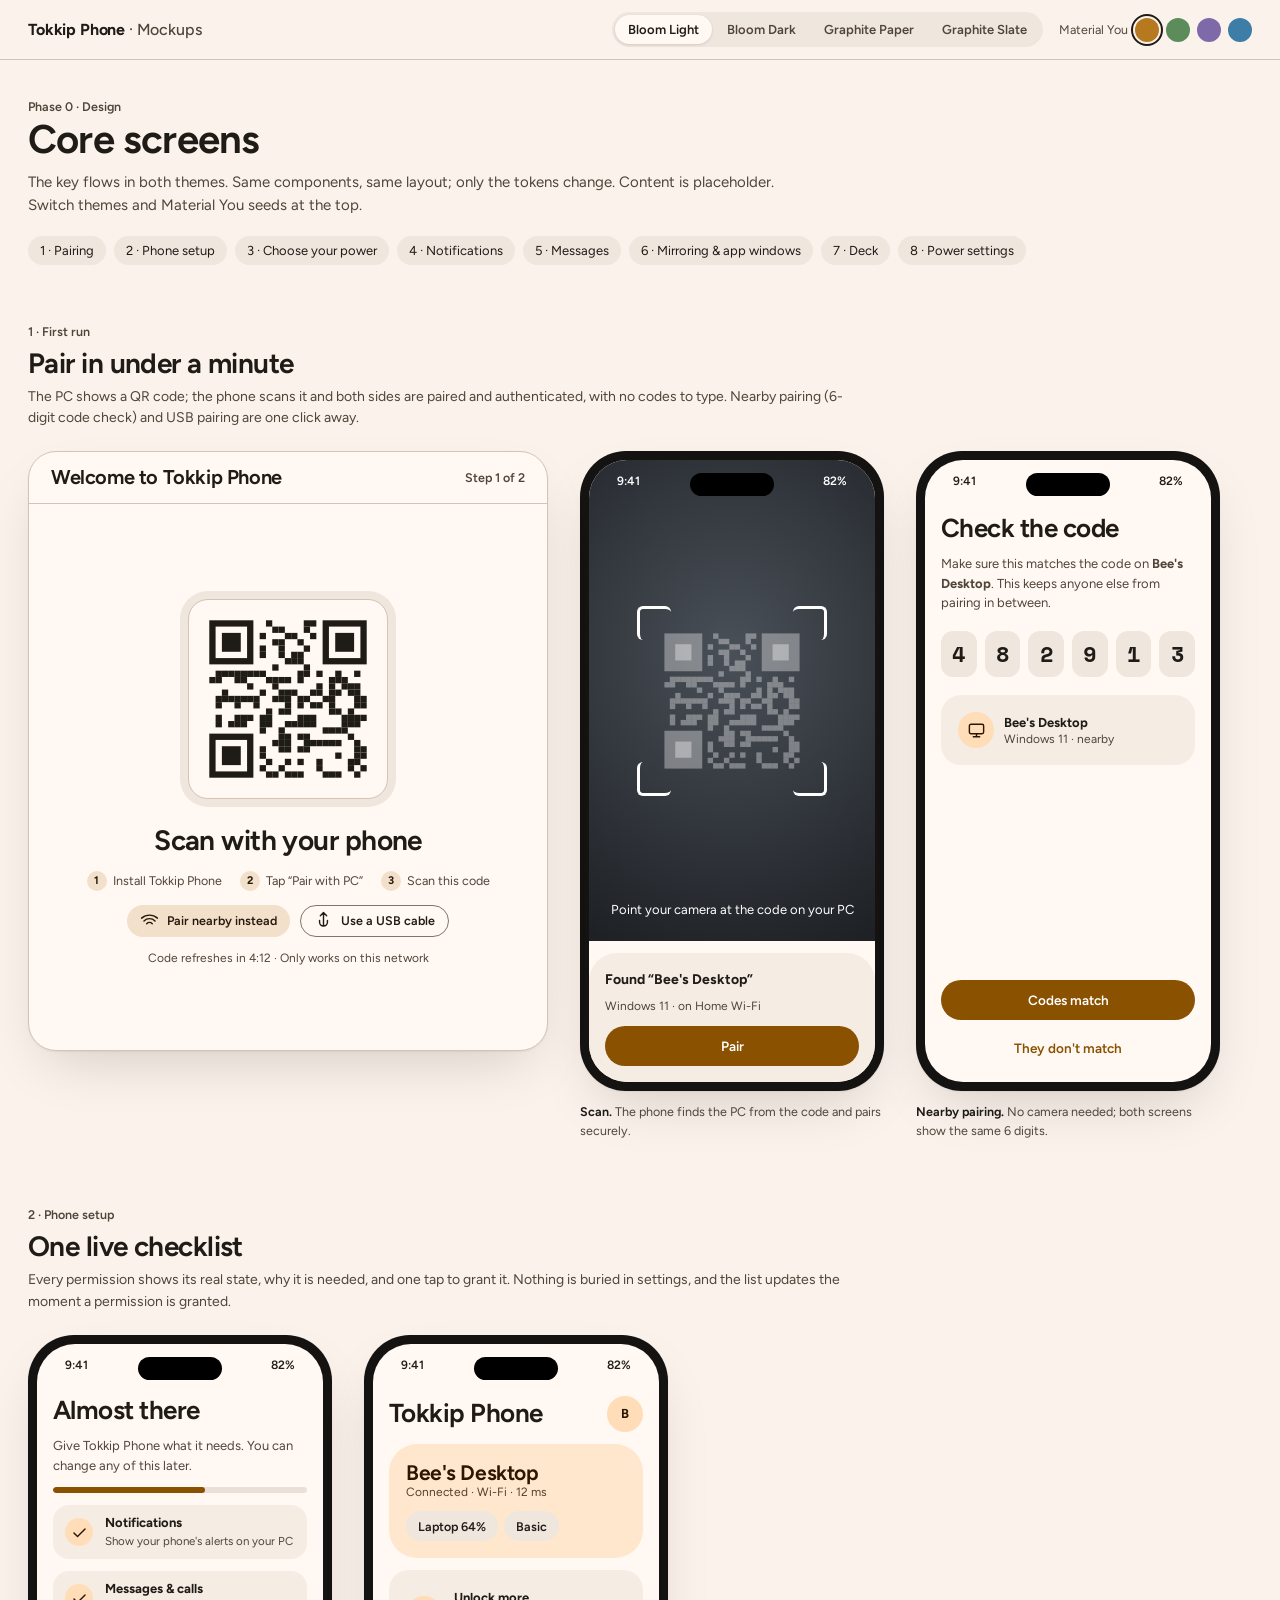
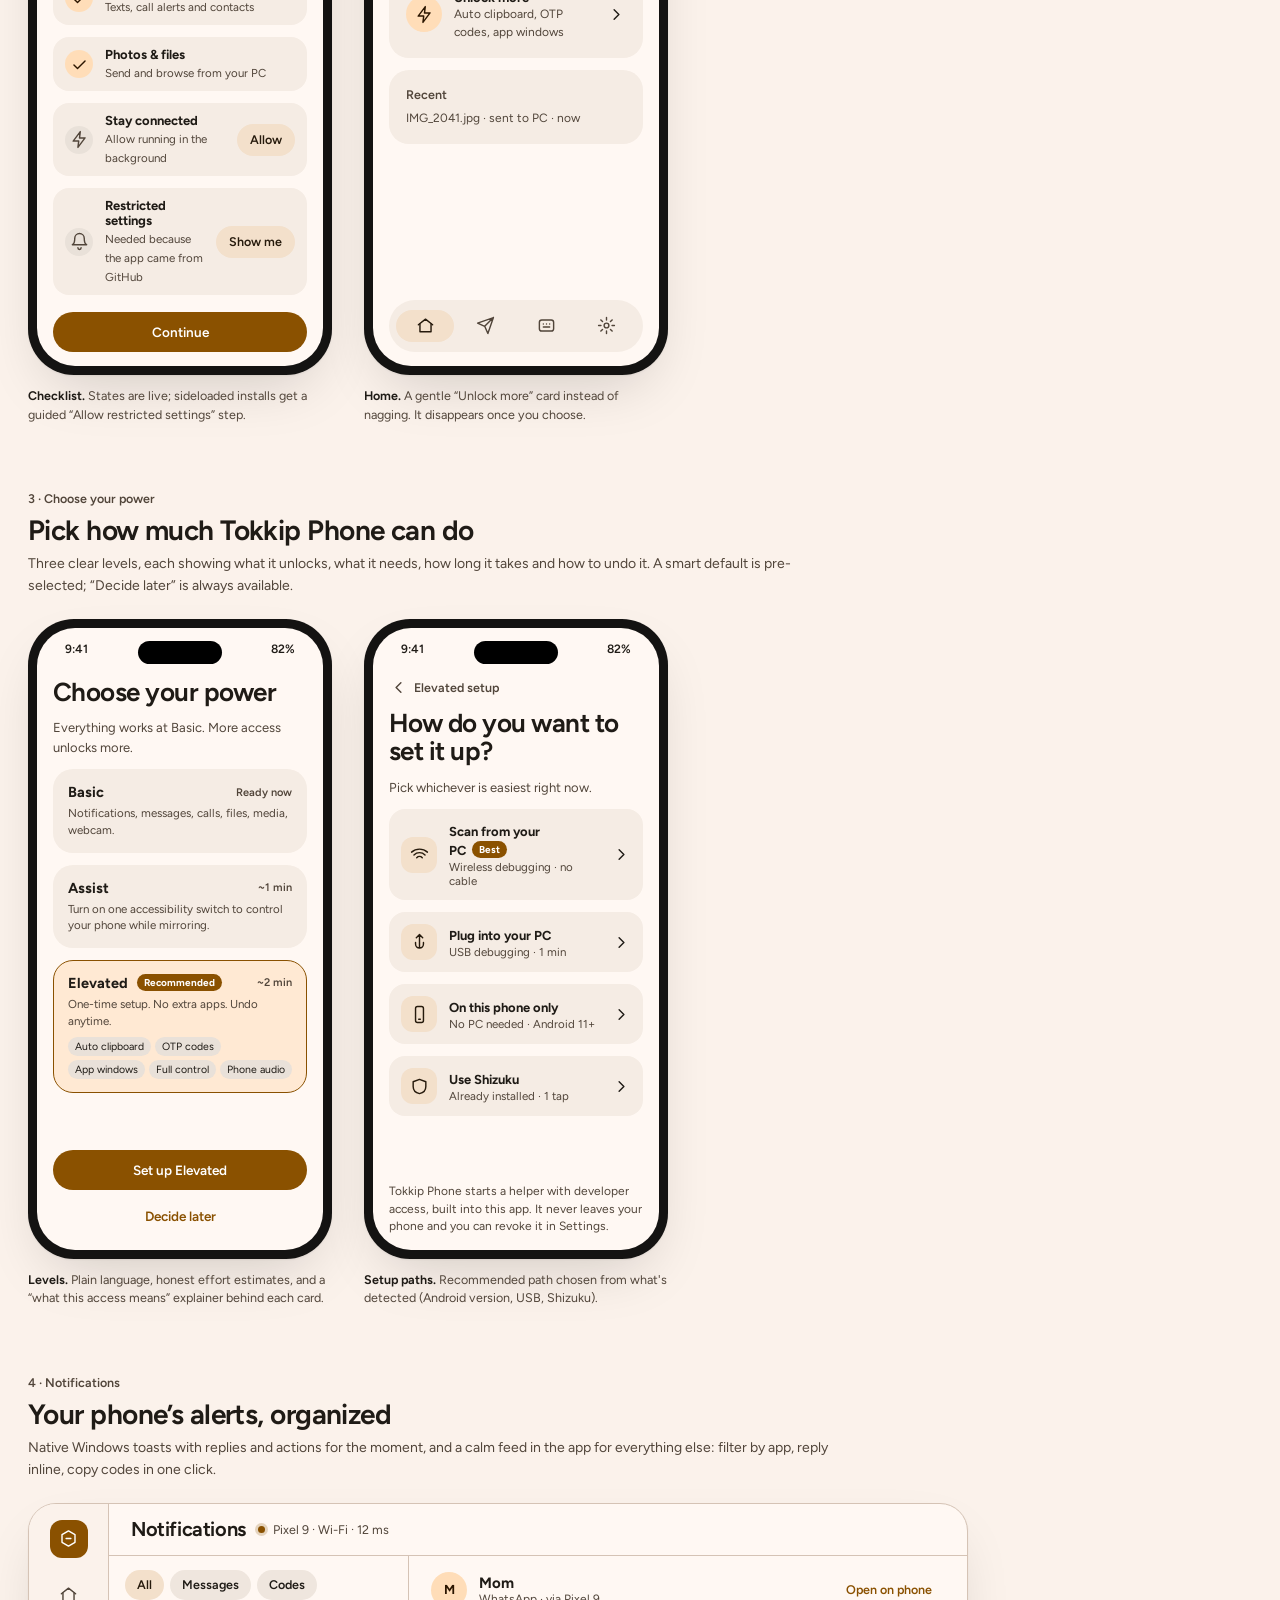
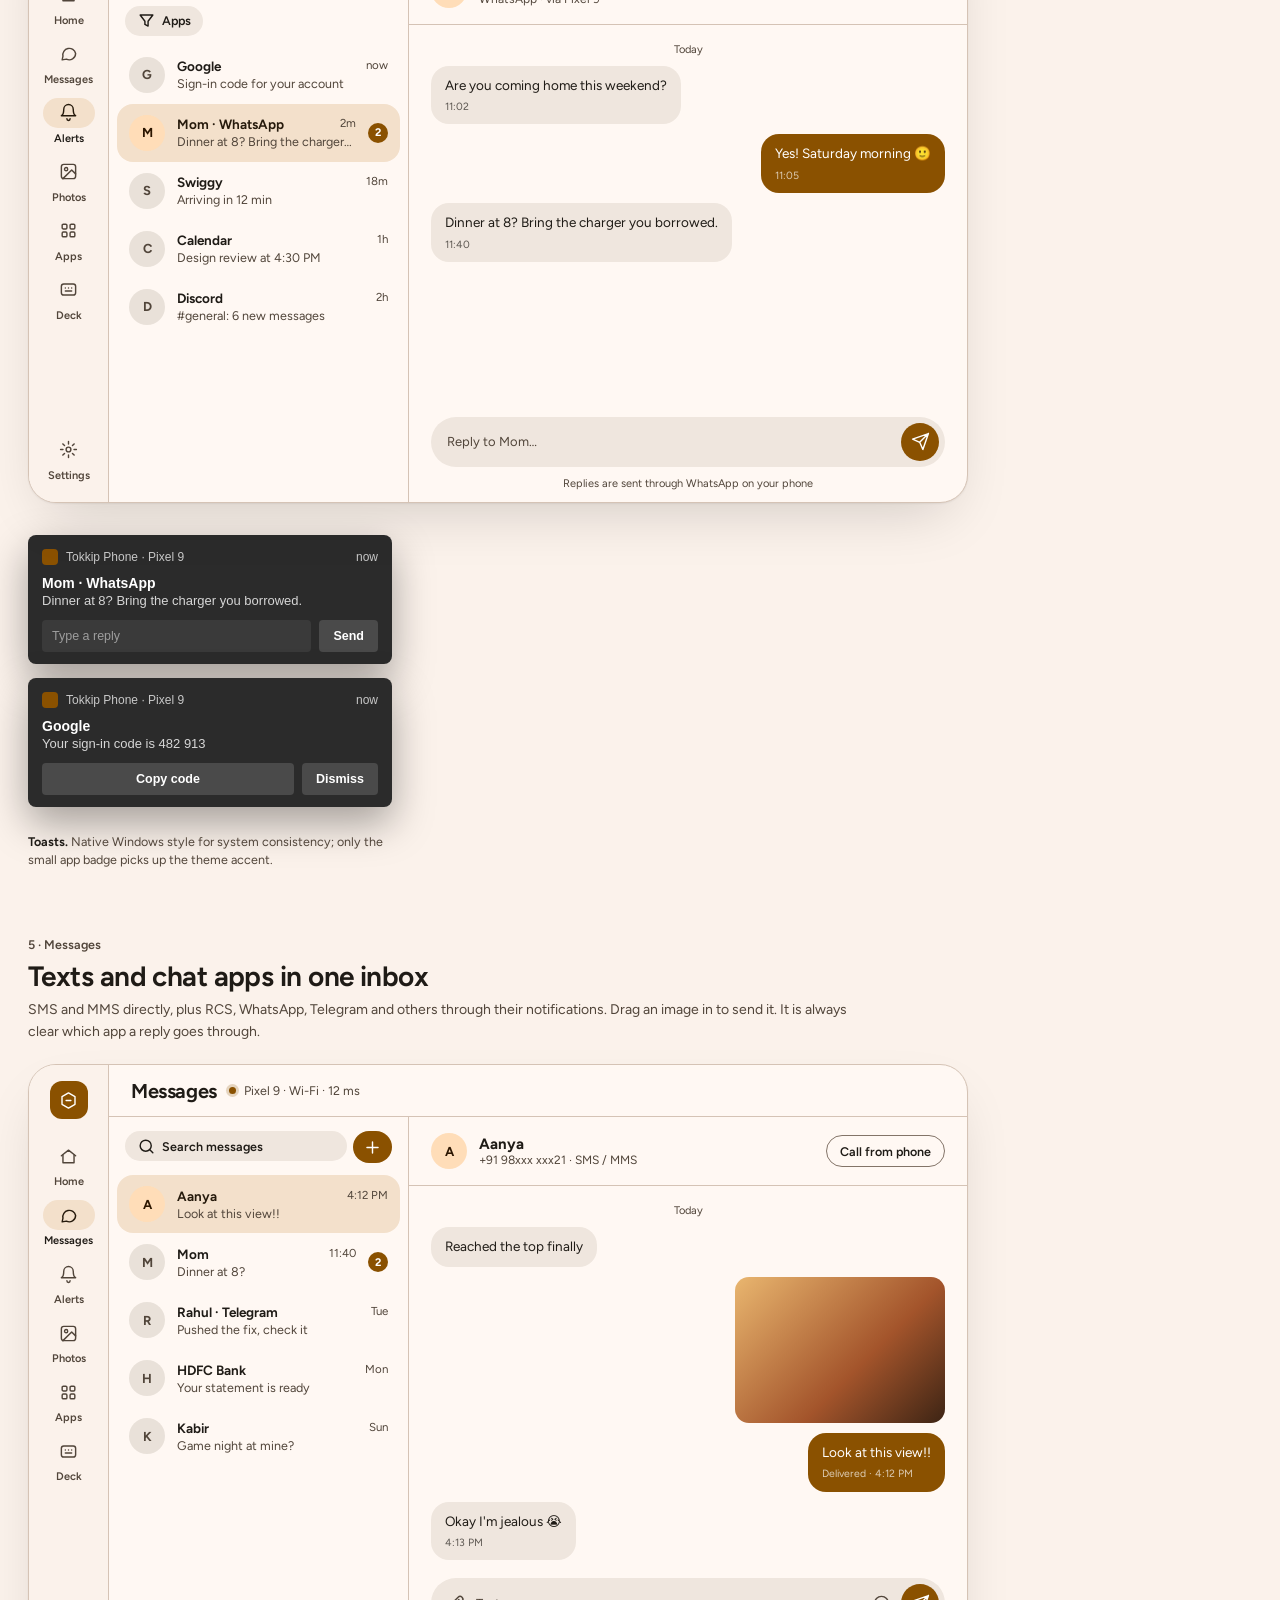
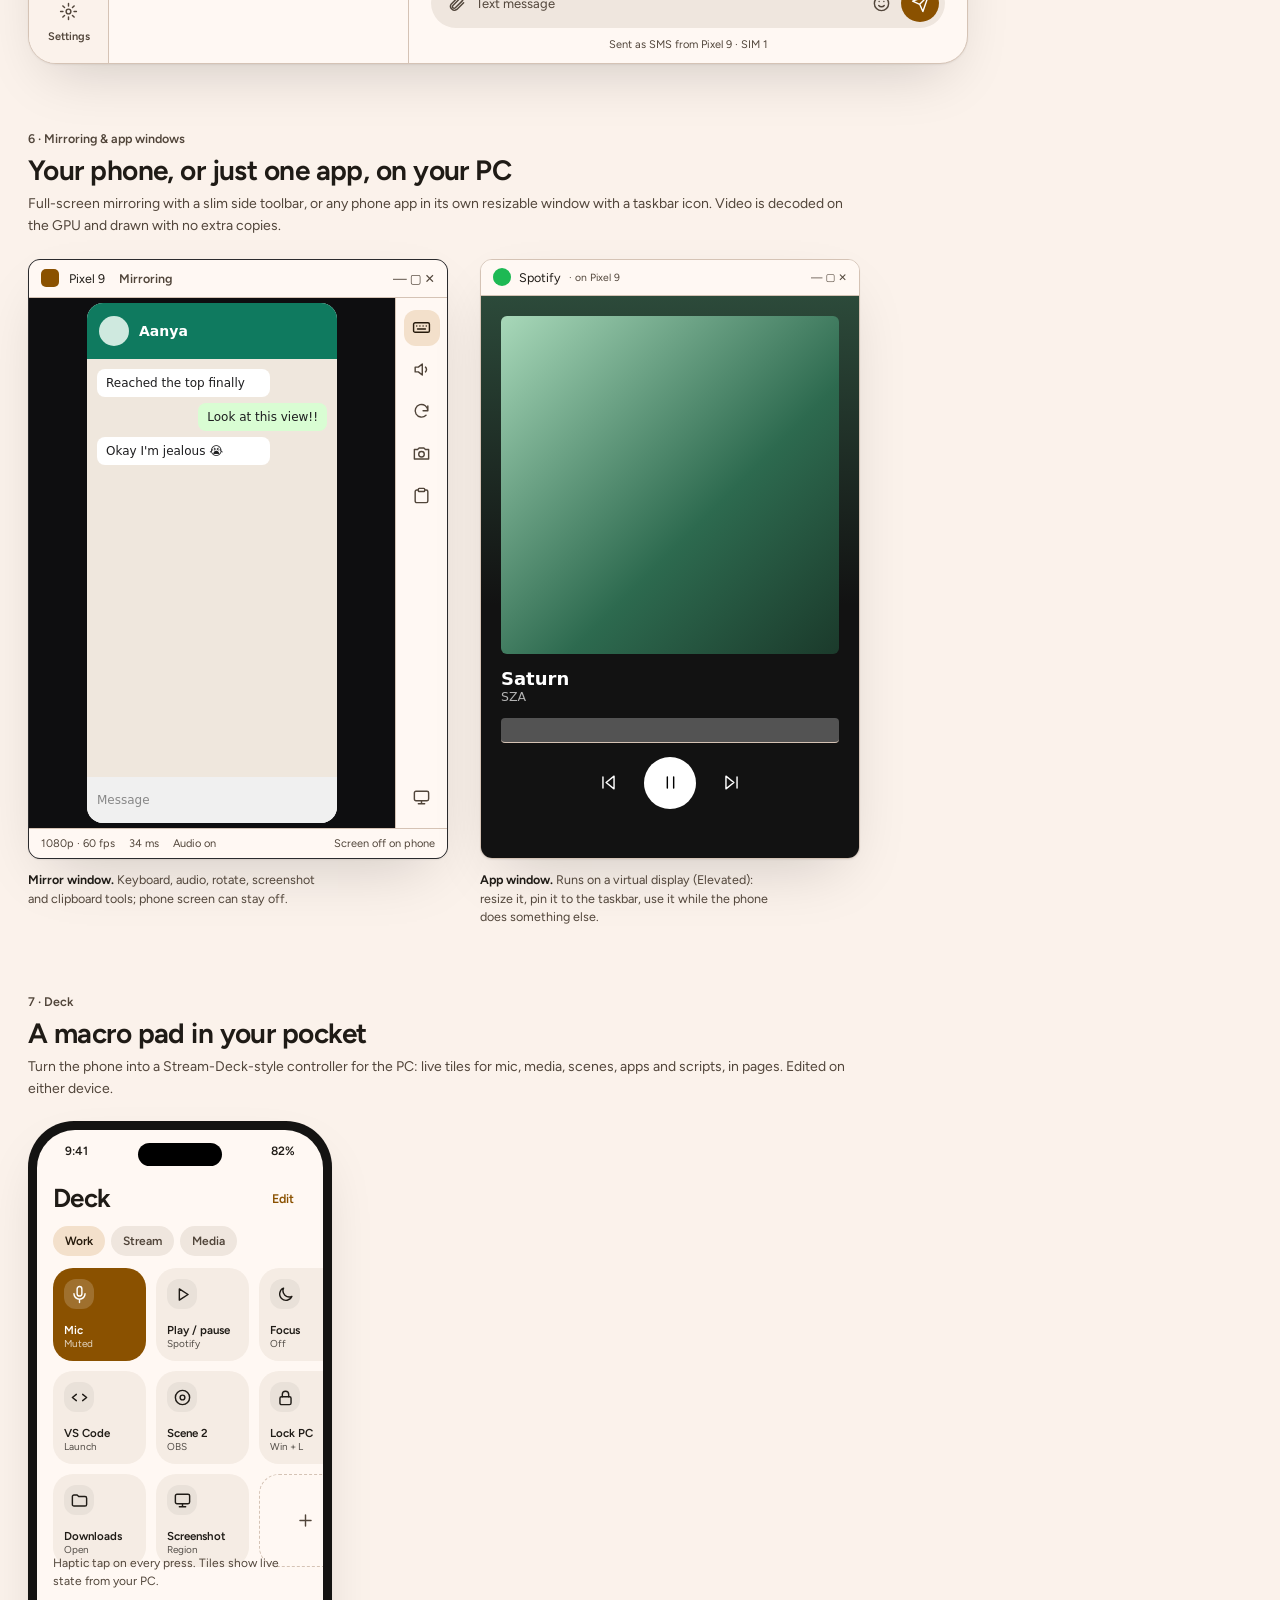
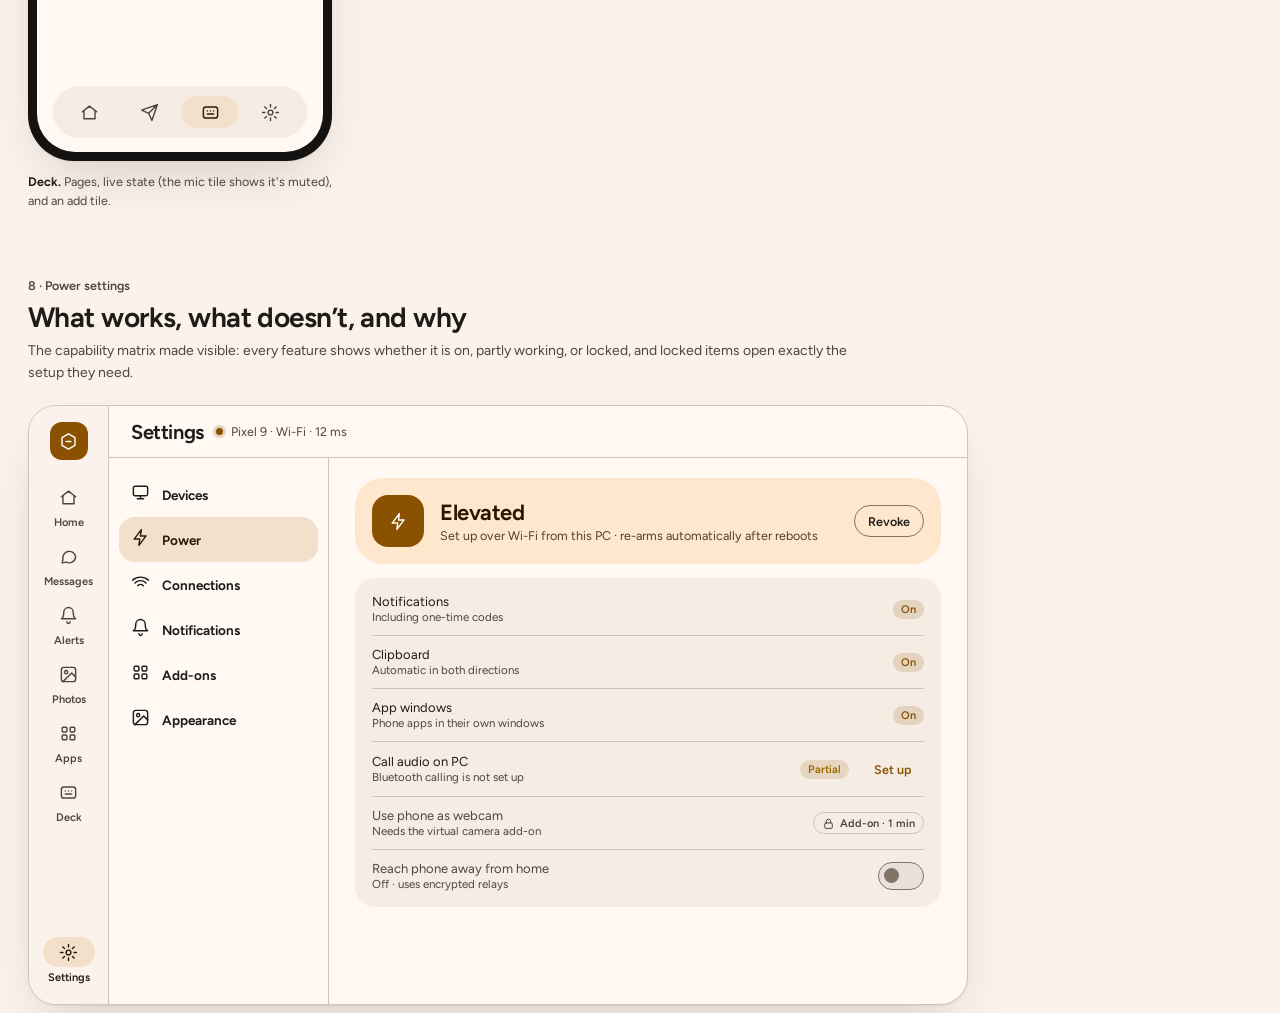
<file: docs/design/mockups/index.html>
<!doctype html>
<html lang="en">
<head>
<meta charset="utf-8">
<meta name="viewport" content="width=device-width, initial-scale=1">
<title>Tokkip Phone Mockups</title>
<!-- Preview only: the apps bundle these OFL fonts locally. -->
<link rel="preconnect" href="https://fonts.googleapis.com"><link rel="preconnect" href="https://fonts.gstatic.com" crossorigin>
<link href="https://fonts.googleapis.com/css2?family=Figtree:wght@400;500;600;700&family=Instrument+Serif&family=Space+Mono:wght@400;700&family=Caveat:wght@500&display=swap" rel="stylesheet">
<link rel="stylesheet" href="../assets/nl.css?v=3">
<style>
/* --- pairing --- */
.pair{flex:1;display:flex;flex-direction:column;align-items:center;justify-content:center;text-align:center;padding:28px 40px;gap:14px}
.pair h2{font-family:var(--display);font-weight:var(--display-weight);font-size:28px;letter-spacing:var(--display-track)}
.qrbox{width:200px;height:200px;padding:14px;border-radius:var(--r-lg);background:var(--surface);color:var(--on-surface);border:1px solid var(--outline-variant)}
[data-theme^="bloom"] .qrbox{box-shadow:0 0 0 8px var(--surface-container-high)}
.steps{display:flex;gap:18px;font-size:12.5px;color:var(--on-surface-variant)}
.steps b{display:inline-grid;place-items:center;width:20px;height:20px;border-radius:50%;background:var(--secondary-container);color:var(--on-secondary-container);font-size:11px;margin-right:6px}
[data-theme^="graphite"] .steps b{border-radius:2px;font-family:var(--mono);font-weight:400}
.alt{display:flex;gap:10px}
.timer{font-size:12px;color:var(--on-surface-variant)}
/* camera viewfinder */
.scr:has(.finder)>.sb{color:#fff}
.finder{flex:1;margin:-46px -16px 0;background:radial-gradient(120% 80% at 50% 40%,#4a5058,#15181c);position:relative;display:grid;place-items:center}
.finder .frame{width:190px;height:190px;position:relative}
.finder .frame i{position:absolute;width:34px;height:34px;border:3px solid #fff;border-radius:6px}
.finder .frame i:nth-child(1){top:0;left:0;border-right:0;border-bottom:0}.finder .frame i:nth-child(2){top:0;right:0;border-left:0;border-bottom:0}
.finder .frame i:nth-child(3){bottom:0;left:0;border-right:0;border-top:0}.finder .frame i:nth-child(4){bottom:0;right:0;border-left:0;border-top:0}
.finder .ghost{position:absolute;inset:22px;color:rgba(255,255,255,.35);--qr-bg:transparent}
.finder .tip{position:absolute;bottom:22px;left:16px;right:16px;color:#fff;font-size:13px;text-align:center;line-height:1.5}
.sheet{margin:0 -16px -14px;padding:18px 16px 16px;border-radius:var(--r-xl) var(--r-xl) 0 0;background:var(--surface-container);display:flex;flex-direction:column;gap:10px}
[data-theme^="graphite"] .sheet{background:var(--surface);border-top:1px solid var(--outline-variant)}
.sas{display:flex;justify-content:center;gap:8px;margin:6px 0}
.sas span{width:36px;height:46px;border-radius:var(--r-sm);background:var(--surface-container-high);display:grid;place-items:center;font:700 22px var(--mono)}
[data-theme^="graphite"] .sas span{background:transparent;border:1px solid var(--outline-variant)}
/* checklist */
.check{display:flex;gap:12px;align-items:center;padding:10px 12px;border-radius:var(--r-md);background:var(--surface-container)}
[data-theme^="graphite"] .check{background:transparent;border:1px solid var(--outline-variant)}
.check .st{width:28px;height:28px;border-radius:50%;display:grid;place-items:center;flex:none;background:var(--surface-container-highest);color:var(--on-surface-variant)}
.check.done .st{background:var(--primary-container);color:var(--on-primary-container)}
[data-theme^="graphite"] .check.done .st{background:var(--on-surface);color:var(--surface)}
[data-theme^="graphite"] .check .st{border-radius:3px}
.check .tx{flex:1;min-width:0}.check b{font-size:13px;display:block}.check small{font-size:11.5px;color:var(--on-surface-variant)}
.progress{height:6px;border-radius:9px;background:var(--surface-container-highest);overflow:hidden}
.progress i{display:block;height:100%;width:60%;background:var(--primary);border-radius:9px}
/* power cards */
.power{border-radius:var(--r-lg);padding:13px 14px;background:var(--surface-container);border:1.5px solid transparent}
.power.sel{border-color:var(--primary);background:color-mix(in srgb,var(--primary-container) 55%,var(--surface))}
[data-theme^="graphite"] .power{background:transparent;border:1px solid var(--outline-variant)}
[data-theme^="graphite"] .power.sel{border:1.5px solid var(--on-surface);box-shadow:3px 3px 0 var(--outline-variant)}
.power .hd{display:flex;justify-content:space-between;align-items:center}
.power h4{font-size:14.5px;font-weight:700}
.power .eff{font-size:11px;color:var(--on-surface-variant);font-weight:600}
.power p{font-size:11.5px;color:var(--on-surface-variant);margin-top:4px;line-height:1.45}
.power .gets{display:flex;flex-wrap:wrap;gap:4px;margin-top:8px}
.power .gets span{font-size:10.5px;padding:3px 7px;border-radius:var(--r-pill);background:var(--surface-container-highest)}
[data-theme^="graphite"] .power .gets span{background:transparent;border:1px solid var(--outline-variant);font-family:var(--mono);font-size:9px;text-transform:uppercase;letter-spacing:.05em}
.path{display:flex;gap:12px;align-items:center;padding:12px;border-radius:var(--r-md);background:var(--surface-container)}
[data-theme^="graphite"] .path{background:transparent;border:1px solid var(--outline-variant)}
.path .ic{width:36px;height:36px;border-radius:var(--r-sm);display:grid;place-items:center;background:var(--secondary-container);color:var(--on-secondary-container);flex:none}
[data-theme^="graphite"] .path .ic{background:transparent;border:1px solid var(--outline-variant);color:var(--on-surface)}
.path .tx{flex:1}.path b{font-size:13px}.path small{display:block;font-size:11.5px;color:var(--on-surface-variant);margin-top:1px}
.rec{font-size:10px;font-weight:700;padding:2px 7px;border-radius:var(--r-pill);background:var(--primary);color:var(--on-primary);margin-left:6px;vertical-align:2px}
[data-theme^="graphite"] .rec{font-family:var(--mono);font-weight:400;letter-spacing:.08em;border-radius:2px}
/* notifications page */
.col-list{width:300px;border-right:1px solid var(--outline-variant);display:flex;flex-direction:column;flex:none}
.col-list .head{padding:14px 16px 10px;display:flex;gap:6px;flex-wrap:wrap}
.col-list .list{padding:0 8px;overflow:hidden}
.detail{flex:1;display:flex;flex-direction:column;min-width:0}
.detail .dh{display:flex;gap:12px;align-items:center;padding:16px 22px;border-bottom:1px solid var(--outline-variant)}
.detail .dh>div{min-width:0}.detail .dh h4{font-size:15px;font-weight:700}.detail .dh p{font-size:12px;color:var(--on-surface-variant);white-space:nowrap;overflow:hidden;text-overflow:ellipsis}
.thread{flex:1;padding:18px 22px;display:flex;flex-direction:column;gap:10px;overflow:hidden}
.bub{max-width:70%;padding:10px 14px;border-radius:18px;font-size:13.5px;line-height:1.45;background:var(--surface-container-high);align-self:flex-start}
.bub.me{align-self:flex-end;background:var(--primary);color:var(--on-primary)}
[data-theme^="graphite"] .bub{border-radius:4px;background:transparent;border:1px solid var(--outline-variant)}
[data-theme^="graphite"] .bub.me{background:var(--on-surface);color:var(--surface);border-color:var(--on-surface)}
.bub small{display:block;font-size:10.5px;opacity:.7;margin-top:4px}
.mms{width:210px;height:150px;border-radius:14px;align-self:flex-end;background:linear-gradient(135deg,#e9b66f,#a3542b 60%,#3d2414)}
[data-theme^="graphite"] .mms{border-radius:3px;filter:grayscale(1) contrast(1.1)}
.day{align-self:center;font-size:11px;color:var(--on-surface-variant)}
.composer{margin:0 22px 18px;display:flex;align-items:center;gap:10px;padding:6px 6px 6px 16px;border-radius:var(--r-pill);background:var(--surface-container-high);font-size:13px;color:var(--on-surface-variant)}
[data-theme^="graphite"] .composer{border-radius:4px;background:transparent;border:1px solid var(--outline)}
.composer .send{width:38px;height:38px;border-radius:50%;background:var(--btn-bg);color:var(--btn-ink);display:grid;place-items:center;box-shadow:var(--btn-shadow)}
[data-theme^="graphite"] .composer .send{border-radius:3px}
.via{font-size:11px;color:var(--on-surface-variant);text-align:center;margin:-8px 0 12px}
/* toast (native Windows style, theme-tinted accent only) */
.toast{width:364px;border-radius:8px;background:#2B2B2B;color:#fff;box-shadow:0 16px 40px rgba(0,0,0,.35);font-family:"Segoe UI Variable Text","Segoe UI",sans-serif;padding:14px 14px 12px;font-size:13px}
.toast .t{display:flex;gap:8px;align-items:center;font-size:12px;color:#c8c8c8}
.toast .t i{width:16px;height:16px;border-radius:4px;background:var(--primary)}
.toast h5{font-size:14px;margin-top:10px;font-weight:600}.toast p{color:#d6d6d6;margin-top:2px}
.toast .reply{margin-top:12px;display:flex;gap:8px}.toast .reply span{flex:1;height:32px;border-radius:4px;background:#3a3a3a;padding:0 10px;display:flex;align-items:center;color:#9d9d9d;font-size:12.5px}
.toast .reply b{height:32px;padding:0 14px;border-radius:4px;background:#4a4a4a;display:grid;place-items:center;font-weight:600;font-size:12.5px}
/* mirror */
.mwin{width:420px;height:600px;border-radius:12px;background:#1b1b1d;display:flex;flex-direction:column;overflow:hidden;box-shadow:var(--win-shadow);border:1px solid #2a2a2d;color:#e8e8ea}
.mwin .tb{height:38px;display:flex;align-items:center;gap:10px;padding:0 12px;font-size:12.5px;background:var(--surface);color:var(--on-surface);border-bottom:1px solid var(--outline-variant)}
.mwin .tb .ap{width:18px;height:18px;border-radius:5px}
.mwin .tb .wc{display:flex;gap:16px;margin-left:auto;color:var(--on-surface-variant)}
.mwin .stage{flex:1;display:flex;min-height:0}
.mwin .ps{flex:1;display:grid;place-items:center;background:#0e0e10}
.mwin .tools{width:52px;background:var(--surface);border-left:1px solid var(--outline-variant);display:flex;flex-direction:column;align-items:center;gap:6px;padding:12px 0;color:var(--on-surface-variant)}
.mwin .tools span{width:36px;height:36px;border-radius:var(--r-sm);display:grid;place-items:center}
.mwin .tools span.on{background:var(--indicator);color:var(--on-indicator)}
.mwin .foot{height:30px;display:flex;align-items:center;gap:14px;padding:0 12px;font-size:11px;background:var(--surface);color:var(--on-surface-variant);border-top:1px solid var(--outline-variant)}
[data-theme^="graphite"] .mwin .foot{font-family:var(--mono);letter-spacing:.08em;text-transform:uppercase;font-size:9.5px}
.fake{width:250px;height:520px;border-radius:16px;overflow:hidden;background:#fff;color:#1d1d1f;font-family:system-ui,sans-serif;display:flex;flex-direction:column}
.fake .ah{height:56px;background:#0f7a5f;color:#fff;display:flex;align-items:center;gap:10px;padding:0 12px;font-weight:600;font-size:14px}
.fake .ah i{width:30px;height:30px;border-radius:50%;background:#cfe9df}
.fake .cl{flex:1;background:#efe7dd;padding:10px;display:flex;flex-direction:column;gap:6px;font-size:12px}
.fake .m{background:#fff;padding:7px 9px;border-radius:8px;max-width:75%}.fake .m.o{align-self:flex-end;background:#d9fdd3}
.fake .in{height:46px;background:#f0f0f0;display:flex;align-items:center;padding:0 10px;font-size:12px;color:#888}
.appwin{width:380px;height:600px;border-radius:12px;overflow:hidden;box-shadow:var(--win-shadow);border:1px solid var(--outline-variant);display:flex;flex-direction:column;background:#fff}
.appwin .tb{height:36px;display:flex;align-items:center;gap:8px;padding:0 12px;font-size:12.5px;background:var(--surface);color:var(--on-surface);border-bottom:1px solid var(--outline-variant)}
.appwin .tb small{color:var(--on-surface-variant)}
.spot{flex:1;background:linear-gradient(180deg,#2c4a3a,#121212 55%);color:#fff;font-family:system-ui,sans-serif;padding:20px;display:flex;flex-direction:column;gap:14px}
.spot .cv{width:100%;aspect-ratio:1;border-radius:6px;background:linear-gradient(135deg,#a8d8b9,#2d6a4f 60%,#1b3a2b)}
.spot h4{font-size:18px}.spot p{font-size:12.5px;color:#b3b3b3}
.spot .bar{height:4px;border-radius:4px;background:#535353}.spot .bar i{display:block;width:35%;height:100%;background:#fff;border-radius:4px}
.spot .ctl{display:flex;justify-content:center;gap:26px;align-items:center}
.spot .ctl b{width:52px;height:52px;border-radius:50%;background:#fff;color:#000;display:grid;place-items:center}
/* deck */
.dk-head{display:flex;justify-content:space-between;align-items:center}
.dk-pages{display:flex;gap:6px}
.dk-pages span{height:30px;padding:0 12px;border-radius:var(--r-pill);font-size:12px;font-weight:600;display:grid;place-items:center;background:var(--surface-container-high);color:var(--on-surface-variant)}
.dk-pages span.on{background:var(--secondary-container);color:var(--on-secondary-container)}
[data-theme^="graphite"] .dk-pages span{background:transparent;border:1px solid var(--outline-variant);font-family:var(--mono);font-weight:400;font-size:9.5px;letter-spacing:.08em;text-transform:uppercase}
[data-theme^="graphite"] .dk-pages span.on{background:var(--on-surface);color:var(--surface)}
.dk{display:grid;grid-template-columns:repeat(3,1fr);gap:10px}
.key{aspect-ratio:1;border-radius:var(--r-lg);background:var(--surface-container);display:flex;flex-direction:column;justify-content:space-between;padding:11px;font-size:11.5px;font-weight:600}
.key .ic{width:30px;height:30px;border-radius:var(--r-sm);display:grid;place-items:center;background:var(--surface-container-highest)}
.key.active{background:var(--primary);color:var(--on-primary)}
.key.active .ic{background:color-mix(in srgb,var(--on-primary) 18%,transparent)}
.key small{font-weight:400;font-size:10px;opacity:.75;display:block}
[data-theme^="graphite"] .key{background:transparent;border:1px solid var(--outline-variant)}
[data-theme^="graphite"] .key .ic{background:transparent;border:1px solid var(--outline-variant)}
[data-theme^="graphite"] .key.active{background:var(--on-surface);color:var(--surface);border-color:var(--on-surface)}
.key.add{border:1.5px dashed var(--outline-variant);background:transparent;align-items:center;justify-content:center;color:var(--on-surface-variant)}
/* settings */
.set-nav{width:220px;border-right:1px solid var(--outline-variant);padding:14px 10px;flex:none}
.set-main{flex:1;padding:20px 26px;overflow:hidden;display:flex;flex-direction:column;gap:14px}
.lvl{display:flex;gap:16px;align-items:center;padding:16px;border-radius:var(--r-xl);background:var(--hero-bg);color:var(--hero-ink);border:1px solid var(--card-border)}
.lvl .big{width:52px;height:52px;border-radius:var(--r-md);display:grid;place-items:center;background:var(--primary);color:var(--on-primary)}
[data-theme^="graphite"] .lvl .big{border-radius:3px}
.lvl h4{font-family:var(--display);font-weight:var(--display-weight);font-size:22px;letter-spacing:var(--display-track)}
.lvl p{font-size:12.5px;opacity:.8;margin-top:2px}
.feat{display:flex;align-items:center;gap:12px;padding:11px 0;border-top:1px solid var(--outline-variant);font-size:13px}
.feat:first-of-type{border-top:0}
.feat .tx{flex:1}.feat small{display:block;font-size:11.5px;color:var(--on-surface-variant);margin-top:1px}
.feat.off{color:var(--on-surface-variant)}
.state{font-size:11px;font-weight:600;padding:3px 8px;border-radius:var(--r-pill);background:color-mix(in srgb,var(--ok) 16%,transparent);color:var(--ok)}
.state.partial{background:color-mix(in srgb,var(--warn) 16%,transparent);color:var(--warn)}
[data-theme^="graphite"] .state{font-family:var(--mono);font-weight:400;letter-spacing:.06em;text-transform:uppercase;font-size:9.5px;background:transparent;border:1px solid currentColor;border-radius:2px}
</style>
</head>
<body data-theme="bloom-light">
<div class="bar">
  <div class="brand">Tokkip Phone <span>· Mockups</span></div>
  <div class="seg" id="themes">
    <button data-t="bloom-light" class="on">Bloom Light</button><button data-t="bloom-dark">Bloom Dark</button>
    <button data-t="graphite-paper">Graphite Paper</button><button data-t="graphite-slate">Graphite Slate</button>
  </div>
  <div class="seeds" id="seeds">Material You
    <button data-s="honey" class="on" style="background:#B7791F" title="Honey"></button><button data-s="sage" style="background:#5B8C5A" title="Sage"></button>
    <button data-s="lavender" style="background:#7E6AA8" title="Lavender"></button><button data-s="ocean" style="background:#3D7DA8" title="Ocean"></button>
  </div>
</div>

<div class="toc">
  <span class="kicker">Phase 0 · Design</span>
  <h1>Core screens</h1>
  <p>The key flows in both themes. Same components, same layout; only the tokens change. Content is placeholder. Switch themes and Material You seeds at the top.</p>
  <nav><a href="#pair">1 · Pairing</a><a href="#onboard">2 · Phone setup</a><a href="#power">3 · Choose your power</a><a href="#notif">4 · Notifications</a><a href="#msgs">5 · Messages</a><a href="#mirror">6 · Mirroring & app windows</a><a href="#deck">7 · Deck</a><a href="#settings">8 · Power settings</a></nav>
</div>

<main id="screens"></main>

<script src="../assets/nl.js?v=3"></script>
<script>
const rail = (on) => `<aside class="rail"><div class="mark">${i('hex')}</div>
  ${[['home','Home'],['msg','Messages'],['bell','Alerts'],['photo','Photos'],['apps','Apps'],['deck','Deck']].map(([ic,l])=>`<div class="nav ${l===on?'on':''}"><i>${i(ic)}</i>${l}</div>`).join('')}
  <div class="spacer"></div><div class="nav ${on==='Settings'?'on':''}"><i>${i('gear')}</i>Settings</div></aside>`;
const topbar = (t) => `<header class="top"><h3>${t}</h3><span class="status"><span class="dot"></span>Pixel 9 · Wi-Fi · 12 ms</span><span class="grow"></span></header>`;
const phone = (inner, cls='') => `<div class="phone"><div class="scr ${cls}"><div class="cam"></div><div class="sb"><span>9:41</span><span>82%</span></div>${inner}</div></div>`;
const set = (id, k, h, p, body) => `<section class="screen-set" id="${id}"><div class="set-head"><span class="kicker">${k}</span><h2>${h}</h2><p>${p}</p></div><div class="row">${body}</div></section>`;

document.getElementById('screens').innerHTML =

set('pair','1 · First run','Pair in under a minute',
 'The PC shows a QR code; the phone scans it and both sides are paired and authenticated, with no codes to type. Nearby pairing (6-digit code check) and USB pairing are one click away.',
 `<div class="win sm"><div class="main">
   <header class="top"><h3>Welcome to Tokkip Phone</h3><span class="grow"></span><span class="cap">Step 1 of 2</span></header>
   <div class="pair">
     <div class="crop"><i></i><i></i><i></i><i></i><div class="qrbox">${qrSVG()}</div></div>
     <span class="G cap">Fig. 00 // Pairing code</span>
     <h2>Scan with your phone</h2>
     <div class="steps"><span><b>1</b>Install Tokkip Phone</span><span><b>2</b>Tap “Pair with PC”</span><span><b>3</b>Scan this code</span></div>
     <div class="alt"><button class="btn tonal sm">${i('wifi')}Pair nearby instead</button><button class="btn out sm">${i('usb')}Use a USB cable</button></div>
     <span class="timer">Code refreshes in 4:12 · Only works on this network</span>
   </div></div></div>
  <div>${phone(`<div class="finder"><div class="frame"><i></i><i></i><i></i><i></i><div class="ghost">${qrSVG(25,7)}</div></div>
     <div class="tip">Point your camera at the code on your PC</div></div>
     <div class="sheet"><b style="font-size:14px">Found “Bee's Desktop”</b><span class="hint">Windows 11 · on Home Wi-Fi</span><button class="btn fill wide">Pair</button></div>`)}
   <p class="caption"><b>Scan.</b> The phone finds the PC from the code and pairs securely.</p></div>
  <div>${phone(`<div class="ph-title" style="margin-top:8px">Check the code</div>
     <p class="ph-sub">Make sure this matches the code on <b>Bee's Desktop</b>. This keeps anyone else from pairing in between.</p>
     <div class="sas"><span>4</span><span>8</span><span>2</span><span>9</span><span>1</span><span>3</span></div>
     <div class="card" style="display:flex;gap:10px;align-items:center"><span class="av p">${i('screen')}</span><div><b style="font-size:13px">Bee's Desktop</b><div class="hint">Windows 11 · nearby</div></div></div>
     <div style="margin-top:auto;display:flex;flex-direction:column;gap:8px"><button class="btn fill wide">Codes match</button><button class="btn text wide">They don't match</button></div>`)}
   <p class="caption"><b>Nearby pairing.</b> No camera needed; both screens show the same 6 digits.</p></div>`) +

set('onboard','2 · Phone setup','One live checklist',
 'Every permission shows its real state, why it is needed, and one tap to grant it. Nothing is buried in settings, and the list updates the moment a permission is granted.',
 `<div>${phone(`<div class="ph-title" style="margin-top:6px">Almost there</div>
    <p class="ph-sub">Give Tokkip Phone what it needs. You can change any of this later.</p>
    <div class="progress"><i></i></div>
    <div class="check done"><span class="st">${i('check')}</span><div class="tx"><b>Notifications</b><small>Show your phone's alerts on your PC</small></div></div>
    <div class="check done"><span class="st">${i('check')}</span><div class="tx"><b>Messages & calls</b><small>Texts, call alerts and contacts</small></div></div>
    <div class="check done"><span class="st">${i('check')}</span><div class="tx"><b>Photos & files</b><small>Send and browse from your PC</small></div></div>
    <div class="check"><span class="st">${i('bolt')}</span><div class="tx"><b>Stay connected</b><small>Allow running in the background</small></div><button class="btn tonal sm">Allow</button></div>
    <div class="check"><span class="st">${i('bell')}</span><div class="tx"><b>Restricted settings</b><small>Needed because the app came from GitHub</small></div><button class="btn tonal sm">Show me</button></div>
    <button class="btn fill wide" style="margin-top:auto">Continue</button>`)}
   <p class="caption"><b>Checklist.</b> States are live; sideloaded installs get a guided “Allow restricted settings” step.</p></div>
  <div>${phone(`<div style="display:flex;justify-content:space-between;align-items:center;margin-top:6px"><span class="ph-title">Tokkip Phone</span><span class="av p">B</span></div>
    <div class="card" style="background:var(--hero-bg);color:var(--hero-ink);border-radius:var(--r-xl)"><span class="G cap">Fig. 02 // Linked to</span><div class="ph-title" style="font-size:21px">Bee's Desktop</div><div class="hint" style="color:inherit;opacity:.8">Connected · Wi-Fi · 12 ms</div>
      <div style="display:flex;gap:6px;margin-top:10px"><span class="chip">Laptop 64%</span><span class="chip">Basic</span></div></div>
    <div class="card" style="display:flex;gap:12px;align-items:center"><span class="av p">${i('bolt')}</span><div style="flex:1"><b style="font-size:13px">Unlock more</b><div class="hint">Auto clipboard, OTP codes, app windows</div></div>${i('chev')}</div>
    <div class="card"><div class="lbl" style="margin-bottom:8px">Recent</div><div class="hint">IMG_2041.jpg · sent to PC · now</div></div>
    <div class="tabbar"><span class="on">${i('home')}</span><span>${i('send')}</span><span>${i('deck')}</span><span>${i('gear')}</span></div>`)}
   <p class="caption"><b>Home.</b> A gentle “Unlock more” card instead of nagging. It disappears once you choose.</p></div>`) +

set('power','3 · Choose your power','Pick how much Tokkip Phone can do',
 'Three clear levels, each showing what it unlocks, what it needs, how long it takes and how to undo it. A smart default is pre-selected; “Decide later” is always available.',
 `<div>${phone(`<div class="ph-title" style="margin-top:4px">Choose your power</div>
    <p class="ph-sub">Everything works at Basic. More access unlocks more.</p>
    <div class="power"><div class="hd"><h4>Basic</h4><span class="eff">Ready now</span></div><p>Notifications, messages, calls, files, media, webcam.</p></div>
    <div class="power"><div class="hd"><h4>Assist</h4><span class="eff">~1 min</span></div><p>Turn on one accessibility switch to control your phone while mirroring.</p></div>
    <div class="power sel"><div class="hd"><h4>Elevated <span class="rec">Recommended</span></h4><span class="eff">~2 min</span></div><p>One-time setup. No extra apps. Undo anytime.</p>
      <div class="gets"><span>Auto clipboard</span><span>OTP codes</span><span>App windows</span><span>Full control</span><span>Phone audio</span></div></div>
    
    <div style="margin-top:auto;display:flex;flex-direction:column;gap:6px"><button class="btn fill wide">Set up Elevated</button><button class="btn text wide">Decide later</button></div>`)}
   <p class="caption"><b>Levels.</b> Plain language, honest effort estimates, and a “what this access means” explainer behind each card.</p></div>
  <div>${phone(`<div style="display:flex;align-items:center;gap:6px;margin-top:4px;color:var(--on-surface-variant)">${i('back')}<span class="cap">Elevated setup</span></div>
    <div class="ph-title">How do you want to set it up?</div>
    <p class="ph-sub">Pick whichever is easiest right now.</p>
    <div class="path"><span class="ic">${i('wifi')}</span><div class="tx"><b>Scan from your PC</b><span class="rec">Best</span><small>Wireless debugging · no cable</small></div>${i('chev')}</div>
    <div class="path"><span class="ic">${i('usb')}</span><div class="tx"><b>Plug into your PC</b><small>USB debugging · 1 min</small></div>${i('chev')}</div>
    <div class="path"><span class="ic">${i('handset')}</span><div class="tx"><b>On this phone only</b><small>No PC needed · Android 11+</small></div>${i('chev')}</div>
    <div class="path"><span class="ic">${i('shield')}</span><div class="tx"><b>Use Shizuku</b><small>Already installed · 1 tap</small></div>${i('chev')}</div>
    <p class="hint" style="margin-top:auto">Tokkip Phone starts a helper with developer access, built into this app. It never leaves your phone and you can revoke it in Settings.</p>`)}
   <p class="caption"><b>Setup paths.</b> Recommended path chosen from what's detected (Android version, USB, Shizuku).</p></div>`) +

set('notif','4 · Notifications','Your phone’s alerts, organized',
 'Native Windows toasts with replies and actions for the moment, and a calm feed in the app for everything else: filter by app, reply inline, copy codes in one click.',
 `<div class="win">${rail('Alerts')}<div class="main">${topbar('Notifications')}
   <div class="body"><div class="col-list">
     <div class="head"><span class="chip on">All</span><span class="chip">Messages</span><span class="chip">Codes</span><span class="chip">${i('filter')}Apps</span></div>
     <div class="list">
       <div class="it"><span class="av">G</span><div class="tx"><h5>Google<span>now</span></h5><p>Sign-in code for your account</p></div></div>
       <div class="it on"><span class="av p">M</span><div class="tx"><h5>Mom · WhatsApp<span>2m</span></h5><p>Dinner at 8? Bring the charger…</p></div><span class="badge">2</span></div>
       <div class="it"><span class="av">S</span><div class="tx"><h5>Swiggy<span>18m</span></h5><p>Arriving in 12 min</p></div></div>
       <div class="it"><span class="av">C</span><div class="tx"><h5>Calendar<span>1h</span></h5><p>Design review at 4:30 PM</p></div></div>
       <div class="it"><span class="av">D</span><div class="tx"><h5>Discord<span>2h</span></h5><p>#general: 6 new messages</p></div></div>
     </div></div>
     <div class="detail"><div class="dh"><span class="av p">M</span><div><h4>Mom</h4><p>WhatsApp · via Pixel 9</p></div><span class="grow"></span><button class="btn text sm">Open on phone</button></div>
       <div class="thread"><span class="day">Today</span>
         <div class="bub">Are you coming home this weekend?<small>11:02</small></div>
         <div class="bub me">Yes! Saturday morning 🙂<small>11:05</small></div>
         <div class="bub">Dinner at 8? Bring the charger you borrowed.<small>11:40</small></div></div>
       <div class="composer">Reply to Mom…<span class="grow"></span><span class="send">${i('send')}</span></div>
       <div class="via">Replies are sent through WhatsApp on your phone</div></div></div></div></div>
  <div style="display:flex;flex-direction:column;gap:14px">
    <div class="toast"><div class="t"><i></i>Tokkip Phone · Pixel 9<span class="grow"></span>now</div><h5>Mom · WhatsApp</h5><p>Dinner at 8? Bring the charger you borrowed.</p><div class="reply"><span>Type a reply</span><b>Send</b></div></div>
    <div class="toast"><div class="t"><i></i>Tokkip Phone · Pixel 9<span class="grow"></span>now</div><h5>Google</h5><p>Your sign-in code is 482 913</p><div class="reply"><b style="flex:1">Copy code</b><b>Dismiss</b></div></div>
    <p class="caption" style="max-width:364px"><b>Toasts.</b> Native Windows style for system consistency; only the small app badge picks up the theme accent.</p>
  </div>`) +

set('msgs','5 · Messages','Texts and chat apps in one inbox',
 'SMS and MMS directly, plus RCS, WhatsApp, Telegram and others through their notifications. Drag an image in to send it. It is always clear which app a reply goes through.',
 `<div class="win">${rail('Messages')}<div class="main">${topbar('Messages')}
   <div class="body"><div class="col-list">
     <div class="head" style="padding-bottom:12px"><div class="chip" style="flex:1;justify-content:flex-start">${i('search')}Search messages</div><button class="btn fill sm" style="padding:0 10px">${i('plus')}</button></div>
     <div class="list">
       <div class="it on"><span class="av p">A</span><div class="tx"><h5>Aanya<span>4:12 PM</span></h5><p>Look at this view!!</p></div></div>
       <div class="it"><span class="av">M</span><div class="tx"><h5>Mom<span>11:40</span></h5><p>Dinner at 8?</p></div><span class="badge">2</span></div>
       <div class="it"><span class="av">R</span><div class="tx"><h5>Rahul · Telegram<span>Tue</span></h5><p>Pushed the fix, check it</p></div></div>
       <div class="it"><span class="av">H</span><div class="tx"><h5>HDFC Bank<span>Mon</span></h5><p>Your statement is ready</p></div></div>
       <div class="it"><span class="av">K</span><div class="tx"><h5>Kabir<span>Sun</span></h5><p>Game night at mine?</p></div></div>
     </div></div>
     <div class="detail"><div class="dh"><span class="av p">A</span><div><h4>Aanya</h4><p>+91 98xxx xxx21 · SMS / MMS</p></div><span class="grow"></span><button class="btn out sm">Call from phone</button></div>
       <div class="thread"><span class="day">Today</span>
         <div class="bub">Reached the top finally</div>
         <div class="mms"></div>
         <div class="bub me">Look at this view!!<small>Delivered · 4:12 PM</small></div>
         <div class="bub">Okay I'm jealous 😭<small>4:13 PM</small></div></div>
       <div class="composer">${i('attach')}Text message<span class="grow"></span>${i('emoji')}<span class="send">${i('send')}</span></div>
       <div class="via">Sent as SMS from Pixel 9 · SIM 1</div></div></div></div></div>`) +

set('mirror','6 · Mirroring & app windows','Your phone, or just one app, on your PC',
 'Full-screen mirroring with a slim side toolbar, or any phone app in its own resizable window with a taskbar icon. Video is decoded on the GPU and drawn with no extra copies.',
 `<div><div class="mwin"><div class="tb"><span class="ap" style="background:var(--primary)"></span>Pixel 9<span class="cap" style="margin-left:4px">Mirroring</span><div class="wc">— ▢ ✕</div></div>
    <div class="stage"><div class="ps"><div class="fake"><div class="ah"><i></i>Aanya</div><div class="cl"><div class="m">Reached the top finally</div><div class="m o">Look at this view!!</div><div class="m">Okay I'm jealous 😭</div></div><div class="in">Message</div></div></div>
      <div class="tools"><span class="on">${i('kb')}</span><span>${i('vol')}</span><span>${i('rotate')}</span><span>${i('camera')}</span><span>${i('clip')}</span><div class="spacer"></div><span>${i('screen')}</span></div></div>
    <div class="foot"><span>1080p · 60 fps</span><span>34 ms</span><span>Audio on</span><span class="grow"></span><span>Screen off on phone</span></div></div>
    <p class="caption"><b>Mirror window.</b> Keyboard, audio, rotate, screenshot and clipboard tools; phone screen can stay off.</p></div>
  <div><div class="appwin"><div class="tb"><span style="width:18px;height:18px;border-radius:50%;background:#1DB954"></span>Spotify <small>· on Pixel 9</small><span class="grow"></span><small>— ▢ ✕</small></div>
    <div class="spot"><div class="cv"></div><div><h4>Saturn</h4><p>SZA</p></div><div class="bar"><i></i></div><div class="ctl">${i('prev')}<b>${i('pause')}</b>${i('next')}</div></div></div>
    <p class="caption"><b>App window.</b> Runs on a virtual display (Elevated): resize it, pin it to the taskbar, use it while the phone does something else.</p></div>`) +

set('deck','7 · Deck','A macro pad in your pocket',
 'Turn the phone into a Stream-Deck-style controller for the PC: live tiles for mic, media, scenes, apps and scripts, in pages. Edited on either device.',
 `<div>${phone(`<div class="dk-head" style="margin-top:6px"><span class="ph-title">Deck</span><button class="btn text sm">Edit</button></div>
    <div class="dk-pages"><span class="on">Work</span><span>Stream</span><span>Media</span></div>
    <div class="dk">
      <div class="key active"><span class="ic">${i('mic')}</span><div>Mic<small>Muted</small></div></div>
      <div class="key"><span class="ic">${i('play')}</span><div>Play / pause<small>Spotify</small></div></div>
      <div class="key"><span class="ic">${i('moon')}</span><div>Focus<small>Off</small></div></div>
      <div class="key"><span class="ic">${i('code')}</span><div>VS Code<small>Launch</small></div></div>
      <div class="key"><span class="ic">${i('obs')}</span><div>Scene 2<small>OBS</small></div></div>
      <div class="key"><span class="ic">${i('lock')}</span><div>Lock PC<small>Win + L</small></div></div>
      <div class="key"><span class="ic">${i('folder')}</span><div>Downloads<small>Open</small></div></div>
      <div class="key"><span class="ic">${i('screen')}</span><div>Screenshot<small>Region</small></div></div>
      <div class="key add">${i('plus')}</div>
    </div>
    <p class="hint">Haptic tap on every press. Tiles show live state from your PC.</p>
    <div class="tabbar"><span>${i('home')}</span><span>${i('send')}</span><span class="on">${i('deck')}</span><span>${i('gear')}</span></div>`)}
   <p class="caption"><b>Deck.</b> Pages, live state (the mic tile shows it's muted), and an add tile.</p></div>`) +

set('settings','8 · Power settings','What works, what doesn’t, and why',
 'The capability matrix made visible: every feature shows whether it is on, partly working, or locked, and locked items open exactly the setup they need.',
 `<div class="win">${rail('Settings')}<div class="main">${topbar('Settings')}
   <div class="body"><div class="set-nav list">
     <div class="it"><span>${i('screen')}</span><div class="tx"><h5>Devices</h5></div></div>
     <div class="it on"><span>${i('bolt')}</span><div class="tx"><h5>Power</h5></div></div>
     <div class="it"><span>${i('wifi')}</span><div class="tx"><h5>Connections</h5></div></div>
     <div class="it"><span>${i('bell')}</span><div class="tx"><h5>Notifications</h5></div></div>
     <div class="it"><span>${i('apps')}</span><div class="tx"><h5>Add-ons</h5></div></div>
     <div class="it"><span>${i('photo')}</span><div class="tx"><h5>Appearance</h5></div></div>
   </div>
   <div class="set-main">
     <div class="lvl"><span class="big">${i('bolt')}</span><div style="flex:1"><span class="G cap">Fig. 03 // Current level</span><h4>Elevated</h4><p>Set up over Wi-Fi from this PC · re-arms automatically after reboots</p></div><button class="btn out sm">Revoke</button></div>
     <div class="card" style="padding:4px 16px">
       <div class="feat"><div class="tx">Notifications<small>Including one-time codes</small></div><span class="state">On</span></div>
       <div class="feat"><div class="tx">Clipboard<small>Automatic in both directions</small></div><span class="state">On</span></div>
       <div class="feat"><div class="tx">App windows<small>Phone apps in their own windows</small></div><span class="state">On</span></div>
       <div class="feat"><div class="tx">Call audio on PC<small>Bluetooth calling is not set up</small></div><span class="state partial">Partial</span><button class="btn text sm">Set up</button></div>
       <div class="feat off"><div class="tx">Use phone as webcam<small>Needs the virtual camera add-on</small></div><span class="lock">${i('lock')}Add-on · 1 min</span></div>
       <div class="feat off"><div class="tx">Reach phone away from home<small>Off · uses encrypted relays</small></div><span class="switch"></span></div>
     </div></div></div></div></div>`);

setupThemeBar();
</script>
</body>
</html>
</file>
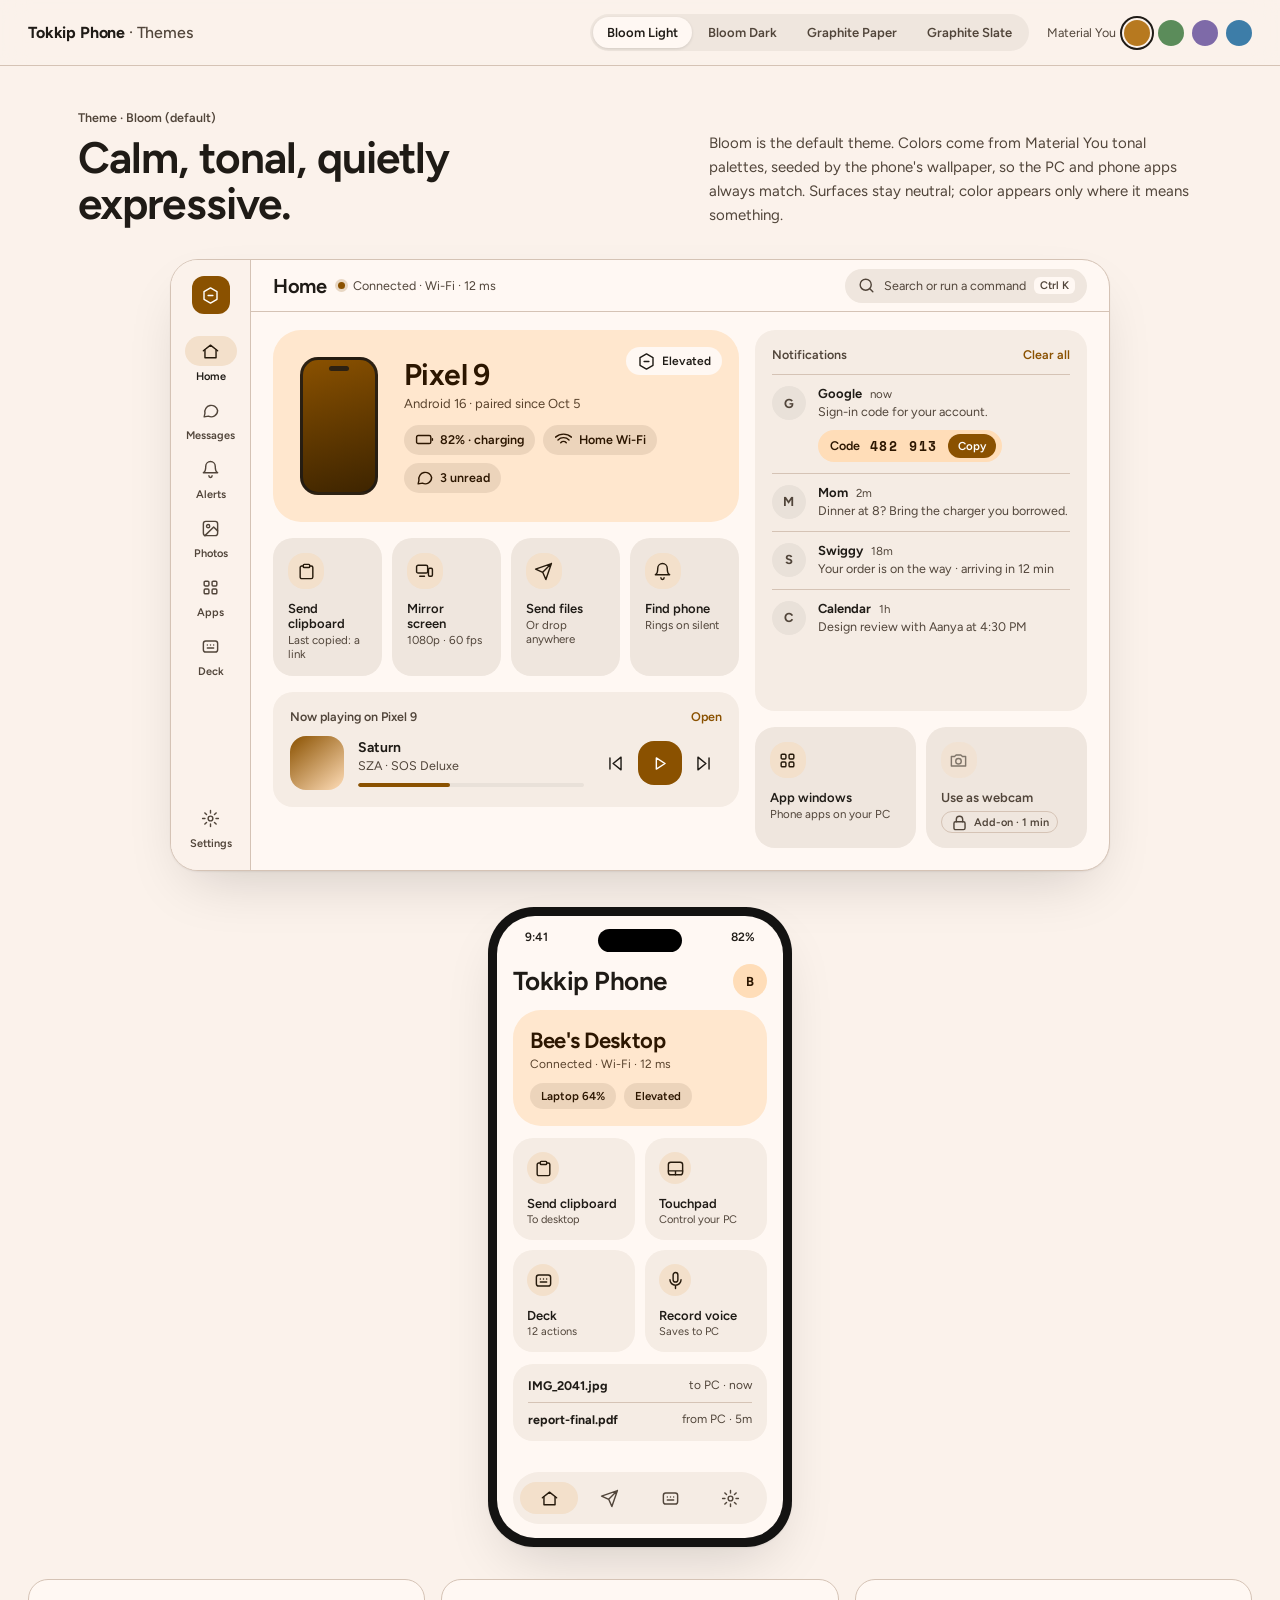
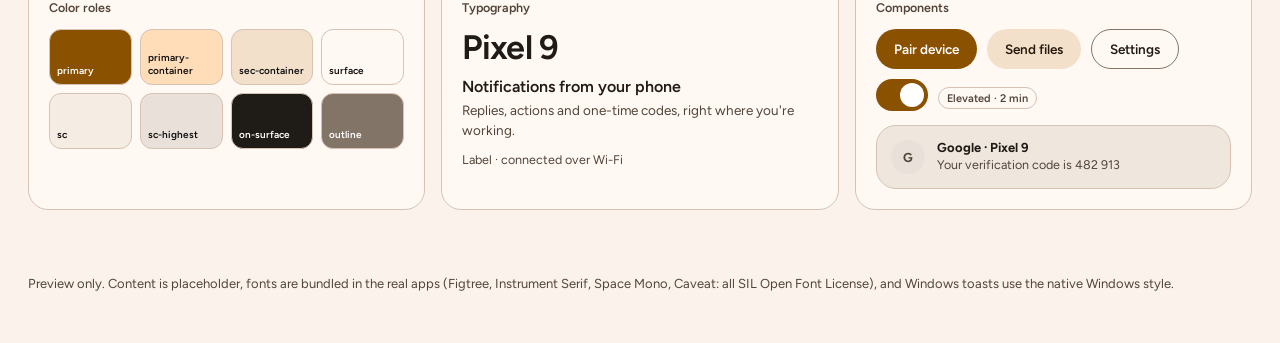
<file: docs/design/themes/index.html>
<!doctype html>
<html lang="en">
<head>
<meta charset="utf-8">
<meta name="viewport" content="width=device-width, initial-scale=1">
<title>Tokkip Phone Themes</title>
<!-- Preview only: the apps bundle these OFL fonts locally and never load them from the web. -->
<link rel="preconnect" href="https://fonts.googleapis.com">
<link rel="preconnect" href="https://fonts.gstatic.com" crossorigin>
<link href="https://fonts.googleapis.com/css2?family=Figtree:wght@400;500;600;700&family=Instrument+Serif:ital@0;1&family=Space+Mono:wght@400;700&family=Caveat:wght@500&display=swap" rel="stylesheet">
<style>
:root{
  --sans:"Figtree","Segoe UI Variable Text","Segoe UI",system-ui,sans-serif;
  --serif:"Instrument Serif",Georgia,serif;
  --mono:"Space Mono","Cascadia Mono",Consolas,monospace;
  --hand:"Caveat","Segoe Print",cursive;
}
*{box-sizing:border-box;margin:0;padding:0}
body{font-family:var(--sans);background:var(--page);color:var(--on-surface);-webkit-font-smoothing:antialiased;transition:background .4s ease,color .4s ease}

/* ======================= THEME TOKENS ======================= */
/* Bloom: Material You tonal roles. Seed palettes are applied by JS. */
[data-theme^="bloom"]{
  --page:var(--surface-low);
  --display:var(--sans); --display-weight:650; --display-style:normal; --display-track:-.02em;
  --label:var(--sans); --label-case:none; --label-track:0; --label-size:12.5px; --label-weight:600;
  --r-xl:28px; --r-lg:20px; --r-md:16px; --r-sm:12px; --r-pill:999px;
  --card-bg:var(--surface-container); --card-border:transparent; --card-shadow:none;
  --tile-bg:var(--surface-container-high);
  --hero-bg:color-mix(in srgb,var(--primary-container) 62%,var(--surface)); --hero-ink:var(--on-primary-container);
  --btn-bg:var(--primary); --btn-ink:var(--on-primary); --btn-shadow:none;
  --rail-bg:var(--surface-low); --indicator:var(--secondary-container); --on-indicator:var(--on-secondary-container);
  --win-bg:var(--surface); --win-border:var(--outline-variant);
  --win-shadow:0 1px 2px rgba(0,0,0,.06),0 24px 60px -20px rgba(0,0,0,.18);
  --texture:none; --grid:none;
}
/* Graphite: paper & slate, ink, hairlines, drafting annotations. */
[data-theme^="graphite"]{
  --display:var(--serif); --display-weight:400; --display-style:normal; --display-track:-.01em;
  --label:var(--mono); --label-case:uppercase; --label-track:.12em; --label-size:10.5px; --label-weight:400;
  --r-xl:6px; --r-lg:4px; --r-md:4px; --r-sm:3px; --r-pill:3px;
  --card-shadow:none;
  --win-shadow:0 30px 70px -30px rgba(0,0,0,.35);
}
[data-theme="graphite-paper"]{
  --page:#ECE8DF;
  --surface:#F5F2EB; --surface-low:#F1EDE4; --surface-container:#F5F2EB; --surface-container-high:#EFEBE2; --surface-container-highest:#E8E3D7;
  --on-surface:#1A1918; --on-surface-variant:#5E5A54; --outline:#4A4743; --outline-variant:#D5CFC2;
  --primary:#1A1918; --on-primary:#F5F2EB; --primary-container:#E8E3D7; --on-primary-container:#1A1918;
  --secondary-container:#E8E3D7; --on-secondary-container:#1A1918;
  --card-bg:transparent; --card-border:#D5CFC2; --tile-bg:transparent;
  --hero-bg:transparent; --hero-ink:#1A1918;
  --btn-bg:#1A1918; --btn-ink:#F5F2EB; --btn-shadow:3px 3px 0 #D5CFC2;
  --rail-bg:transparent; --indicator:#1A1918; --on-indicator:#F5F2EB;
  --win-bg:#F5F2EB; --win-border:#CFC8BA;
  --ok:#1A1918;
  --texture:url("data:image/svg+xml,%3Csvg viewBox='0 0 240 240' xmlns='http://www.w3.org/2000/svg'%3E%3Cfilter id='n'%3E%3CfeTurbulence type='fractalNoise' baseFrequency='.9' numOctaves='3' stitchTiles='stitch'/%3E%3C/filter%3E%3Crect width='100%25' height='100%25' filter='url(%23n)' opacity='.22'/%3E%3C/svg%3E");
  --grid:linear-gradient(rgba(74,71,67,.06) 1px,transparent 1px),linear-gradient(90deg,rgba(74,71,67,.06) 1px,transparent 1px);
}
[data-theme="graphite-slate"]{
  --page:#070708;
  --surface:#0D0D0E; --surface-low:#0B0B0C; --surface-container:#0D0D0E; --surface-container-high:#141416; --surface-container-highest:#1A1A1D;
  --on-surface:#E8EAED; --on-surface-variant:#9A9CA1; --outline:#7E8084; --outline-variant:#26272A;
  --primary:#E8EAED; --on-primary:#0D0D0E; --primary-container:#1A1A1D; --on-primary-container:#E8EAED;
  --secondary-container:#1A1A1D; --on-secondary-container:#E8EAED;
  --card-bg:transparent; --card-border:#26272A; --tile-bg:transparent;
  --hero-bg:transparent; --hero-ink:#E8EAED;
  --btn-bg:#E8EAED; --btn-ink:#0D0D0E; --btn-shadow:3px 3px 0 #26272A;
  --rail-bg:transparent; --indicator:#E8EAED; --on-indicator:#0D0D0E;
  --win-bg:#0D0D0E; --win-border:#232427;
  --ok:#E8EAED;
  --texture:url("data:image/svg+xml,%3Csvg viewBox='0 0 240 240' xmlns='http://www.w3.org/2000/svg'%3E%3Cfilter id='n'%3E%3CfeTurbulence type='fractalNoise' baseFrequency='.9' numOctaves='3' stitchTiles='stitch'/%3E%3C/filter%3E%3Crect width='100%25' height='100%25' filter='url(%23n)' opacity='.12'/%3E%3C/svg%3E");
  --grid:linear-gradient(rgba(200,208,216,.035) 1px,transparent 1px),linear-gradient(90deg,rgba(200,208,216,.035) 1px,transparent 1px);
}

/* ======================= PAGE CHROME ======================= */
.bar{position:sticky;top:0;z-index:20;display:flex;align-items:center;gap:18px;flex-wrap:wrap;padding:14px 28px;
  background:color-mix(in srgb,var(--page) 82%,transparent);backdrop-filter:blur(14px);border-bottom:1px solid var(--outline-variant)}
.brand{font-weight:700;font-size:16px;letter-spacing:-.01em;margin-right:auto}
.brand span{font-weight:500;color:var(--on-surface-variant)}
.seg{display:flex;padding:3px;border-radius:999px;background:var(--surface-container-high);gap:2px}
.seg button{border:0;background:none;font:600 13px var(--sans);color:var(--on-surface-variant);padding:8px 14px;border-radius:999px;cursor:pointer;transition:.25s}
.seg button.on{background:var(--surface);color:var(--on-surface);box-shadow:0 1px 3px rgba(0,0,0,.12)}
.seeds{display:flex;gap:8px;align-items:center;font-size:12.5px;color:var(--on-surface-variant);transition:opacity .3s}
.seeds button{width:26px;height:26px;border-radius:50%;border:2px solid transparent;cursor:pointer;outline:2px solid transparent;outline-offset:2px;transition:.2s}
.seeds button.on{outline-color:var(--on-surface)}
.seeds.off{opacity:.3;pointer-events:none}

.intro{max-width:1180px;margin:44px auto 0;padding:0 28px;display:grid;grid-template-columns:1.2fr 1fr;gap:40px;align-items:end}
.intro h1{font-family:var(--display);font-weight:var(--display-weight);font-size:44px;letter-spacing:var(--display-track);line-height:1.05}
.intro p{color:var(--on-surface-variant);line-height:1.6;font-size:15px}
.kicker{font-family:var(--label);text-transform:var(--label-case);letter-spacing:var(--label-track);font-size:var(--label-size);font-weight:var(--label-weight);color:var(--on-surface-variant);margin-bottom:10px;display:block}

.stage{max-width:1280px;margin:32px auto;padding:0 28px;display:flex;gap:36px;justify-content:center;align-items:flex-start;flex-wrap:wrap}

/* ======================= DESKTOP WINDOW ======================= */
.win{width:940px;max-width:100%;height:612px;display:flex;border-radius:var(--r-xl);overflow:hidden;position:relative;
  background:var(--win-bg);color:var(--on-surface);border:1px solid var(--win-border);box-shadow:var(--win-shadow);transition:all .45s cubic-bezier(.2,.8,.2,1)}
.win::before,.screen::before{content:"";position:absolute;inset:0;pointer-events:none;background-image:var(--texture),var(--grid);background-size:240px 240px,32px 32px,32px 32px;mix-blend-mode:multiply;z-index:0}
[data-theme="graphite-slate"] .win::before,[data-theme="graphite-slate"] .screen::before{mix-blend-mode:screen}
.win>*,.screen>*{position:relative;z-index:1}

.rail{width:80px;display:flex;flex-direction:column;align-items:center;gap:4px;padding:16px 0;background:var(--rail-bg);border-right:1px solid var(--outline-variant)}
.mark{width:38px;height:38px;border-radius:var(--r-sm);display:grid;place-items:center;background:var(--primary);color:var(--on-primary);margin-bottom:14px}
.nav{display:flex;flex-direction:column;align-items:center;gap:4px;font-size:11px;font-weight:600;color:var(--on-surface-variant);padding:4px 0}
.nav i{width:52px;height:30px;border-radius:var(--r-pill);display:grid;place-items:center;transition:.25s}
.nav.on{color:var(--on-surface)}
.nav.on i{background:var(--indicator);color:var(--on-indicator)}
[data-theme^="graphite"] .nav{font-family:var(--mono);font-size:9px;letter-spacing:.1em;text-transform:uppercase;font-weight:400}
.rail .spacer{flex:1}

.main{flex:1;display:flex;flex-direction:column;min-width:0}
.top{height:52px;display:flex;align-items:center;gap:12px;padding:0 22px;border-bottom:1px solid var(--outline-variant)}
.top h2{font-family:var(--display);font-weight:var(--display-weight);font-size:20px;letter-spacing:var(--display-track)}
.status{display:flex;align-items:center;gap:8px;font-size:12.5px;color:var(--on-surface-variant)}
.status .dot{width:7px;height:7px;border-radius:50%;background:var(--ok,var(--primary));box-shadow:0 0 0 3px color-mix(in srgb,var(--ok,var(--primary)) 20%,transparent)}
[data-theme^="graphite"] .status{font-family:var(--mono);font-size:10.5px;letter-spacing:.1em;text-transform:uppercase}
.top .fill{flex:1}
.search{display:flex;align-items:center;gap:8px;height:34px;padding:0 12px;border-radius:var(--r-pill);background:var(--surface-container-high);color:var(--on-surface-variant);font-size:12.5px;min-width:200px}
[data-theme^="graphite"] .search{background:transparent;border:1px solid var(--outline-variant);font-family:var(--mono);font-size:10.5px;letter-spacing:.08em;text-transform:uppercase}
.search kbd{margin-left:auto;font:600 11px var(--sans);padding:2px 6px;border-radius:6px;background:var(--surface);color:var(--on-surface-variant)}

.grid{flex:1;display:grid;grid-template-columns:1.4fr 1fr;gap:16px;padding:18px 22px 22px;min-height:0}
.col{display:flex;flex-direction:column;gap:16px;min-height:0}
.card{background:var(--card-bg);border:1px solid var(--card-border);border-radius:var(--r-lg);padding:16px;box-shadow:var(--card-shadow);transition:all .45s}
.lbl{font-family:var(--label);text-transform:var(--label-case);letter-spacing:var(--label-track);font-size:var(--label-size);font-weight:var(--label-weight);color:var(--on-surface-variant);display:flex;justify-content:space-between;align-items:center;margin-bottom:12px}
.lbl a{color:var(--primary);text-decoration:none;font-weight:600}
[data-theme^="graphite"] .lbl a{color:var(--on-surface);text-decoration:underline;text-underline-offset:3px;font-weight:400}

/* hero */
.hero{display:flex;gap:18px;align-items:center;background:var(--hero-bg);color:var(--hero-ink);border-radius:var(--r-xl);padding:18px;position:relative;border:1px solid var(--card-border)}
.device{width:78px;height:138px;border-radius:18px;flex:none;position:relative;background:linear-gradient(165deg,var(--primary),color-mix(in srgb,var(--primary) 45%,#000));border:3px solid color-mix(in srgb,var(--on-surface) 85%,transparent)}
.device::after{content:"";position:absolute;top:6px;left:50%;width:20px;height:5px;border-radius:9px;background:color-mix(in srgb,var(--on-surface) 85%,transparent);transform:translateX(-50%)}
[data-theme^="graphite"] .device{background:repeating-linear-gradient(-35deg,var(--outline-variant) 0 1px,transparent 1px 6px);border:1.5px solid var(--on-surface);border-radius:14px}
[data-theme^="graphite"] .device::after{background:var(--on-surface)}
.crop{position:relative;padding:8px;flex:none}
.crop i{position:absolute;width:10px;height:10px;border-color:var(--on-surface-variant);border-style:solid;border-width:0;display:none}
[data-theme^="graphite"] .crop i{display:block}
.crop i:nth-child(1){top:0;left:0;border-top-width:1px;border-left-width:1px}
.crop i:nth-child(2){top:0;right:0;border-top-width:1px;border-right-width:1px}
.crop i:nth-child(3){bottom:0;left:0;border-bottom-width:1px;border-left-width:1px}
.crop i:nth-child(4){bottom:0;right:0;border-bottom-width:1px;border-right-width:1px}
.hero .fig{display:none;font-family:var(--mono);font-size:10px;letter-spacing:.12em;text-transform:uppercase;color:var(--on-surface-variant);margin-bottom:6px}
[data-theme^="graphite"] .hero .fig{display:block}
.hero h3{font-family:var(--display);font-weight:var(--display-weight);font-size:30px;letter-spacing:var(--display-track);line-height:1}
.hero .sub{font-size:13px;margin-top:6px;opacity:.78}
.pills{display:flex;gap:8px;margin-top:14px;flex-wrap:wrap}
.pill{display:flex;align-items:center;gap:6px;height:30px;padding:0 11px;border-radius:var(--r-pill);background:color-mix(in srgb,var(--hero-ink) 9%,transparent);font-size:12.5px;font-weight:600}
[data-theme^="graphite"] .pill{background:transparent;border:1px solid var(--outline-variant);font-family:var(--mono);font-size:10.5px;font-weight:400;letter-spacing:.06em;text-transform:uppercase}
.level{position:absolute;top:16px;right:16px;display:flex;align-items:center;gap:6px;height:28px;padding:0 11px;border-radius:var(--r-pill);background:var(--surface);color:var(--on-surface);font-size:12px;font-weight:600}
[data-theme^="graphite"] .level{background:transparent;border:1px solid var(--on-surface);font-family:var(--mono);font-size:10px;letter-spacing:.12em;text-transform:uppercase;font-weight:400}
.note{display:none;position:absolute;right:24px;bottom:14px;font-family:var(--hand);font-size:18px;color:var(--on-surface-variant);transform:rotate(-4deg)}
[data-theme^="graphite"] .note{display:block}

/* quick actions */
.quick{display:grid;grid-template-columns:repeat(4,1fr);gap:10px}
.qa{border-radius:var(--r-lg);background:var(--tile-bg);border:1px solid var(--card-border);padding:14px;display:flex;flex-direction:column;gap:12px;font-size:13px;font-weight:600;transition:transform .2s,background .3s}
.qa:hover{transform:translateY(-2px)}
.qa .ic{width:36px;height:36px;border-radius:var(--r-md);display:grid;place-items:center;background:var(--secondary-container);color:var(--on-secondary-container)}
[data-theme^="graphite"] .qa .ic{background:transparent;border:1px solid var(--outline-variant);color:var(--on-surface)}
.qa small{display:block;font-weight:400;font-size:11.5px;color:var(--on-surface-variant);margin-top:2px}

/* now playing */
.np{display:flex;gap:14px;align-items:center}
.cover{width:54px;height:54px;border-radius:var(--r-md);flex:none;background:linear-gradient(140deg,var(--primary),var(--primary-container))}
[data-theme^="graphite"] .cover{background:repeating-linear-gradient(45deg,var(--on-surface) 0 1px,transparent 1px 4px);opacity:.8}
.np h4{font-size:14px;font-weight:650}
.np p{font-size:12.5px;color:var(--on-surface-variant);margin-top:2px}
.track{height:4px;border-radius:9px;background:var(--surface-container-highest);margin-top:10px;overflow:hidden}
.track i{display:block;width:41%;height:100%;background:var(--primary);border-radius:9px}
.ctl{display:flex;gap:4px;margin-left:auto;align-items:center}
.ctl span{width:36px;height:36px;border-radius:50%;display:grid;place-items:center}
.ctl .pp{width:44px;height:44px;background:var(--btn-bg);color:var(--btn-ink);border-radius:var(--r-md);box-shadow:var(--btn-shadow)}

/* notifications */
.feed{flex:1;min-height:0;overflow:hidden}
.n{display:flex;gap:12px;padding:11px 0;border-top:1px solid var(--outline-variant)}
.n:first-of-type{border-top:0;padding-top:0}
.av{width:34px;height:34px;border-radius:50%;display:grid;place-items:center;font-size:13px;font-weight:700;flex:none;background:var(--surface-container-highest);color:var(--on-surface-variant)}
[data-theme^="graphite"] .av{border-radius:4px;border:1px solid var(--outline-variant);background:transparent;font-family:var(--mono);font-weight:400}
.n h5{font-size:13px;font-weight:650;display:flex;gap:8px;align-items:baseline}
.n h5 span{font-weight:400;font-size:11.5px;color:var(--on-surface-variant)}
.n p{font-size:12.5px;color:var(--on-surface-variant);margin-top:2px;line-height:1.45}
.code{display:inline-flex;align-items:center;gap:10px;margin-top:8px;height:32px;padding:0 6px 0 12px;border-radius:var(--r-pill);background:var(--primary-container);color:var(--on-primary-container);font-size:12.5px;font-weight:600}
.code b{font-family:var(--mono);letter-spacing:.14em;font-size:13px}
.code em{font-style:normal;height:24px;padding:0 10px;border-radius:var(--r-pill);background:var(--btn-bg);color:var(--btn-ink);display:grid;place-items:center;font-size:11.5px}
[data-theme^="graphite"] .code{background:transparent;border:1px dashed var(--outline)}

/* locked feature */
.duo{display:grid;grid-template-columns:1fr 1fr;gap:10px}
.lock{display:flex;width:fit-content;align-items:center;gap:5px;font-size:11px;font-weight:600;color:var(--on-surface-variant);height:22px;padding:0 8px;border-radius:var(--r-pill);border:1px solid var(--outline-variant);margin-top:6px}
[data-theme^="graphite"] .lock{font-family:var(--mono);font-weight:400;letter-spacing:.06em;text-transform:uppercase;font-size:9.5px}
.qa.locked{color:var(--on-surface-variant)}
.qa.locked .ic{opacity:.55}

/* ======================= PHONE ======================= */
.phone{width:304px;height:640px;padding:9px;border-radius:46px;background:#141312;box-shadow:var(--win-shadow);flex:none}
[data-theme="graphite-slate"] .phone{background:#2a2b2e}
.screen{position:relative;width:100%;height:100%;border-radius:38px;overflow:hidden;background:var(--surface);color:var(--on-surface);display:flex;flex-direction:column;gap:12px;padding:46px 16px 14px;transition:background .45s}
.screen>.cam{position:absolute;top:13px;left:50%;width:84px;height:23px;border-radius:20px;background:#000;transform:translateX(-50%);z-index:2}
.screen>.sb{position:absolute;top:14px;left:28px;right:28px;display:flex;justify-content:space-between;font-size:12px;font-weight:600}
.screen>*{flex-shrink:0}
.ph-top{display:flex;justify-content:space-between;align-items:center;margin-top:2px}
.ph-top h3{font-family:var(--display);font-weight:var(--display-weight);font-size:26px;letter-spacing:var(--display-track)}
.avatar{width:34px;height:34px;border-radius:50%;background:var(--primary-container);color:var(--on-primary-container);display:grid;place-items:center;font-weight:700;font-size:13px}
[data-theme^="graphite"] .avatar{border-radius:4px;background:transparent;border:1px solid var(--on-surface);font-family:var(--mono);font-weight:400}
.pc{border-radius:var(--r-xl);padding:16px;background:var(--hero-bg);color:var(--hero-ink);border:1px solid var(--card-border)}
.pc .fig{display:none;font-family:var(--mono);font-size:9.5px;letter-spacing:.12em;text-transform:uppercase;color:var(--on-surface-variant);margin-bottom:6px}
[data-theme^="graphite"] .pc .fig{display:block}
.pc h4{font-family:var(--display);font-weight:var(--display-weight);font-size:22px;letter-spacing:var(--display-track)}
.pc p{font-size:12px;opacity:.78;margin-top:3px}
.pc .pills{margin-top:12px}
.pc .pill{height:26px;font-size:11.5px}
.tiles{display:grid;grid-template-columns:1fr 1fr;gap:10px}
.tile{border-radius:var(--r-lg);padding:13px;background:var(--surface-container);border:1px solid var(--card-border);display:flex;flex-direction:column;gap:12px;font-size:13px;font-weight:600}
.tile .ic{width:32px;height:32px;border-radius:var(--r-md);display:grid;place-items:center;background:var(--secondary-container);color:var(--on-secondary-container)}
[data-theme^="graphite"] .tile{background:transparent}
[data-theme^="graphite"] .tile .ic{background:transparent;border:1px solid var(--outline-variant);color:var(--on-surface)}
.tile small{display:block;font-size:11px;font-weight:400;color:var(--on-surface-variant);margin-top:2px}
.recent{border-radius:var(--r-lg);padding:4px 14px;background:var(--surface-container);border:1px solid var(--card-border);font-size:12.5px}
[data-theme^="graphite"] .recent{background:transparent}
.recent div{display:flex;justify-content:space-between;padding:9px 0;border-top:1px solid var(--outline-variant)}
.recent div:first-child{border-top:0}
.recent span{color:var(--on-surface-variant);font-size:12px}
.tabbar{margin-top:auto;display:flex;justify-content:space-around;padding:10px 6px;border-radius:var(--r-xl);background:var(--surface-container)}
[data-theme^="graphite"] .tabbar{background:transparent;border-top:1px solid var(--outline-variant);border-radius:0}
.tabbar span{width:58px;height:32px;border-radius:var(--r-pill);display:grid;place-items:center;color:var(--on-surface-variant)}
.tabbar span.on{background:var(--indicator);color:var(--on-indicator)}

/* ======================= TOKENS & COMPONENTS ======================= */
.sys{max-width:1280px;margin:8px auto 64px;padding:0 28px;display:grid;grid-template-columns:repeat(3,1fr);gap:16px}
.panel{background:var(--surface);border:1px solid var(--outline-variant);border-radius:var(--r-lg);padding:20px}
.panel h6{font-family:var(--label);text-transform:var(--label-case);letter-spacing:var(--label-track);font-size:var(--label-size);font-weight:var(--label-weight);color:var(--on-surface-variant);margin-bottom:14px}
.sw{display:grid;grid-template-columns:repeat(4,1fr);gap:8px}
.sw div{height:56px;border-radius:var(--r-sm);padding:7px;font-size:10px;font-weight:600;display:flex;align-items:flex-end;border:1px solid var(--outline-variant)}
.type .t1{font-family:var(--display);font-weight:var(--display-weight);font-size:34px;letter-spacing:var(--display-track);line-height:1.1}
.type .t2{font-size:16px;font-weight:600;margin-top:10px}
.type .t3{font-size:13.5px;color:var(--on-surface-variant);margin-top:4px;line-height:1.5}
.type .t4{font-family:var(--label);text-transform:var(--label-case);letter-spacing:var(--label-track);font-size:var(--label-size);color:var(--on-surface-variant);margin-top:12px}
.comp{display:flex;flex-wrap:wrap;gap:10px;align-items:center}
.btn{height:40px;padding:0 18px;border-radius:var(--r-pill);font:600 13.5px var(--sans);display:inline-flex;align-items:center;gap:8px;border:0}
.btn.fill{background:var(--btn-bg);color:var(--btn-ink);box-shadow:var(--btn-shadow)}
.btn.tonal{background:var(--secondary-container);color:var(--on-secondary-container)}
.btn.out{background:transparent;color:var(--on-surface);border:1px solid var(--outline)}
[data-theme^="graphite"] .btn{font-family:var(--mono);font-weight:400;font-size:11px;letter-spacing:.12em;text-transform:uppercase}
.switch{width:52px;height:32px;border-radius:999px;background:var(--primary);position:relative}
.switch::after{content:"";position:absolute;right:4px;top:4px;width:24px;height:24px;border-radius:50%;background:var(--on-primary)}
[data-theme^="graphite"] .switch{border-radius:4px}
[data-theme^="graphite"] .switch::after{border-radius:2px}
.toast{margin-top:14px;display:flex;gap:12px;padding:14px;border-radius:var(--r-lg);background:var(--surface-container-high);border:1px solid var(--outline-variant);font-size:12.5px}
.toast b{display:block;font-size:13px}
.toast p{color:var(--on-surface-variant);margin-top:2px}
.foot{max-width:1280px;margin:0 auto 48px;padding:0 28px;color:var(--on-surface-variant);font-size:13px;line-height:1.6}
svg{width:19px;height:19px;stroke:currentColor;fill:none;stroke-width:1.8;stroke-linecap:round;stroke-linejoin:round}
@media (max-width:1100px){.grid{grid-template-columns:1fr}.win{height:auto}.sys,.intro{grid-template-columns:1fr}}
@media (prefers-reduced-motion:reduce){*{transition:none!important}}
</style>
</head>
<body data-theme="bloom-light">

<div class="bar">
  <div class="brand">Tokkip Phone <span>· Themes</span></div>
  <div class="seg" id="themes">
    <button data-t="bloom-light" class="on">Bloom Light</button>
    <button data-t="bloom-dark">Bloom Dark</button>
    <button data-t="graphite-paper">Graphite Paper</button>
    <button data-t="graphite-slate">Graphite Slate</button>
  </div>
  <div class="seeds" id="seeds">Material You
    <button data-s="honey" class="on" style="background:#B7791F" title="Honey"></button>
    <button data-s="sage" style="background:#5B8C5A" title="Sage"></button>
    <button data-s="lavender" style="background:#7E6AA8" title="Lavender"></button>
    <button data-s="ocean" style="background:#3D7DA8" title="Ocean"></button>
  </div>
</div>

<div class="intro">
  <div><span class="kicker" id="kicker">Theme · Bloom</span><h1 id="title">Calm, tonal, quietly expressive.</h1></div>
  <p id="desc">Bloom is the default theme. Colors come from Material You tonal palettes, seeded by the phone's wallpaper, so the PC and phone apps always match. Surfaces stay neutral; color appears only where it means something.</p>
</div>

<div class="stage" id="stage"></div>

<div class="sys">
  <div class="panel"><h6>Color roles</h6><div class="sw" id="swatches"></div></div>
  <div class="panel type"><h6>Typography</h6>
    <div class="t1">Pixel 9</div>
    <div class="t2">Notifications from your phone</div>
    <div class="t3">Replies, actions and one-time codes, right where you're working.</div>
    <div class="t4">Label · connected over Wi-Fi</div>
  </div>
  <div class="panel"><h6>Components</h6>
    <div class="comp">
      <button class="btn fill">Pair device</button>
      <button class="btn tonal">Send files</button>
      <button class="btn out">Settings</button>
      <span class="switch"></span>
      <span class="lock">Elevated · 2 min</span>
    </div>
    <div class="toast"><div class="av">G</div><div><b>Google · Pixel 9</b><p>Your verification code is 482 913</p></div></div>
  </div>
</div>

<p class="foot">Preview only. Content is placeholder, fonts are bundled in the real apps (Figtree, Instrument Serif, Space Mono, Caveat: all SIL Open Font License), and Windows toasts use the native Windows style.</p>

<script>
const ICON={
home:'<path d="M3 11l9-7 9 7"/><path d="M5 10v10h14V10"/>',
msg:'<path d="M21 12a8 8 0 0 1-11.6 7.1L4 20l1-4.6A8 8 0 1 1 21 12z"/>',
bell:'<path d="M6 8a6 6 0 1 1 12 0c0 7 3 8 3 8H3s3-1 3-8"/><path d="M10 20a2 2 0 0 0 4 0"/>',
photo:'<rect x="3" y="3" width="18" height="18" rx="3"/><circle cx="9" cy="9" r="2"/><path d="M21 15l-5-5L5 21"/>',
apps:'<rect x="4" y="4" width="6" height="6" rx="1.5"/><rect x="14" y="4" width="6" height="6" rx="1.5"/><rect x="4" y="14" width="6" height="6" rx="1.5"/><rect x="14" y="14" width="6" height="6" rx="1.5"/>',
deck:'<rect x="3" y="5" width="18" height="14" rx="3"/><path d="M8 10h.01M12 10h.01M16 10h.01M8 14h8"/>',
gear:'<circle cx="12" cy="12" r="3"/><path d="M12 2v3M12 19v3M4.9 4.9l2.1 2.1M17 17l2.1 2.1M2 12h3M19 12h3M4.9 19.1L7 17M17 7l2.1-2.1"/>',
clip:'<rect x="8" y="3" width="8" height="4" rx="1"/><path d="M16 5h2a2 2 0 0 1 2 2v12a2 2 0 0 1-2 2H6a2 2 0 0 1-2-2V7a2 2 0 0 1 2-2h2"/>',
mirror:'<rect x="2" y="4" width="14" height="10" rx="2"/><rect x="17" y="8" width="5" height="10" rx="1.5"/><path d="M6 18h6"/>',
send:'<path d="M22 2L11 13M22 2l-7 20-4-9-9-4z"/>',
ring:'<path d="M6 8a6 6 0 1 1 12 0c0 7 3 8 3 8H3s3-1 3-8"/><path d="M10 20a2 2 0 0 0 4 0"/>',
search:'<circle cx="11" cy="11" r="7"/><path d="M20 20l-3.5-3.5"/>',
prev:'<path d="M19 20L9 12l10-8zM5 19V5"/>',play:'<path d="M8 5l11 7-11 7z"/>',next:'<path d="M5 4l10 8-10 8zM19 5v14"/>',
bat:'<rect x="2" y="7" width="18" height="10" rx="2"/><path d="M22 11v2"/>',wifi:'<path d="M5 12.5a10 10 0 0 1 14 0M8.5 16a5 5 0 0 1 7 0M2 9a15 15 0 0 1 20 0"/>',
cam:'<path d="M3 7h4l2-2h6l2 2h4v12H3z"/><circle cx="12" cy="13" r="3.5"/>',
pad:'<rect x="3" y="4" width="18" height="16" rx="3"/><path d="M3 15h18M12 15v5"/>',mic:'<rect x="9" y="2" width="6" height="12" rx="3"/><path d="M5 11a7 7 0 0 0 14 0M12 18v4"/>',
lock:'<rect x="5" y="11" width="14" height="10" rx="2"/><path d="M8 11V8a4 4 0 0 1 8 0v3"/>',
hex:'<path d="M12 2.5l8.2 4.75v9.5L12 21.5l-8.2-4.75v-9.5z"/><path d="M9 12h6"/>'
};
const i=n=>`<svg viewBox="0 0 24 24">${ICON[n]}</svg>`;

document.getElementById('stage').innerHTML=`
<div class="win">
  <aside class="rail">
    <div class="mark">${i('hex')}</div>
    <div class="nav on"><i>${i('home')}</i>Home</div>
    <div class="nav"><i>${i('msg')}</i>Messages</div>
    <div class="nav"><i>${i('bell')}</i>Alerts</div>
    <div class="nav"><i>${i('photo')}</i>Photos</div>
    <div class="nav"><i>${i('apps')}</i>Apps</div>
    <div class="nav"><i>${i('deck')}</i>Deck</div>
    <div class="spacer"></div>
    <div class="nav"><i>${i('gear')}</i>Settings</div>
  </aside>
  <section class="main">
    <header class="top"><h2>Home</h2><span class="status"><span class="dot"></span>Connected · Wi-Fi · 12 ms</span><span class="fill"></span>
      <div class="search">${i('search')}Search or run a command<kbd>Ctrl K</kbd></div></header>
    <div class="grid">
      <div class="col">
        <div class="hero">
          <div class="crop"><i></i><i></i><i></i><i></i><div class="device"></div></div>
          <div><div class="fig">Fig. 01 // Paired device</div><h3>Pixel 9</h3><div class="sub">Android 16 · paired since Oct 5</div>
            <div class="pills"><span class="pill">${i('bat')}82% · charging</span><span class="pill">${i('wifi')}Home Wi-Fi</span><span class="pill">${i('msg')}3 unread</span></div></div>
          <span class="level">${i('hex')}Elevated</span>
          <span class="note">all set ✓</span>
        </div>
        <div class="quick">
          <div class="qa"><span class="ic">${i('clip')}</span><div>Send clipboard<small>Last copied: a link</small></div></div>
          <div class="qa"><span class="ic">${i('mirror')}</span><div>Mirror screen<small>1080p · 60 fps</small></div></div>
          <div class="qa"><span class="ic">${i('send')}</span><div>Send files<small>Or drop anywhere</small></div></div>
          <div class="qa"><span class="ic">${i('ring')}</span><div>Find phone<small>Rings on silent</small></div></div>
        </div>
        <div class="card"><div class="lbl">Now playing on Pixel 9<a href="#">Open</a></div>
          <div class="np"><div class="cover"></div><div style="flex:1;min-width:0"><h4>Saturn</h4><p>SZA · SOS Deluxe</p><div class="track"><i></i></div></div>
          <div class="ctl"><span>${i('prev')}</span><span class="pp">${i('play')}</span><span>${i('next')}</span></div></div></div>
      </div>
      <div class="col">
        <div class="card feed"><div class="lbl">Notifications<a href="#">Clear all</a></div>
          <div class="n"><div class="av">G</div><div><h5>Google <span>now</span></h5><p>Sign-in code for your account.</p><span class="code">Code <b>482 913</b><em>Copy</em></span></div></div>
          <div class="n"><div class="av">M</div><div><h5>Mom <span>2m</span></h5><p>Dinner at 8? Bring the charger you borrowed.</p></div></div>
          <div class="n"><div class="av">S</div><div><h5>Swiggy <span>18m</span></h5><p>Your order is on the way · arriving in 12 min</p></div></div>
          <div class="n"><div class="av">C</div><div><h5>Calendar <span>1h</span></h5><p>Design review with Aanya at 4:30 PM</p></div></div>
        </div>
        <div class="duo">
          <div class="qa"><span class="ic">${i('apps')}</span><div>App windows<small>Phone apps on your PC</small></div></div>
          <div class="qa locked"><span class="ic">${i('cam')}</span><div>Use as webcam<span class="lock">${i('lock')}Add-on · 1 min</span></div></div>
        </div>
      </div>
    </div>
  </section>
</div>
<div class="phone"><div class="screen">
  <div class="cam"></div><div class="sb"><span>9:41</span><span>82%</span></div>
  <div class="ph-top"><h3>Tokkip Phone</h3><div class="avatar">B</div></div>
  <div class="pc"><div class="fig">Fig. 02 // This phone is linked to</div><h4>Bee's Desktop</h4><p>Connected · Wi-Fi · 12 ms</p>
    <div class="pills"><span class="pill">Laptop 64%</span><span class="pill">Elevated</span></div></div>
  <div class="tiles">
    <div class="tile"><span class="ic">${i('clip')}</span><div>Send clipboard<small>To desktop</small></div></div>
    <div class="tile"><span class="ic">${i('pad')}</span><div>Touchpad<small>Control your PC</small></div></div>
    <div class="tile"><span class="ic">${i('deck')}</span><div>Deck<small>12 actions</small></div></div>
    <div class="tile"><span class="ic">${i('mic')}</span><div>Record voice<small>Saves to PC</small></div></div>
  </div>
  <div class="recent"><div><b>IMG_2041.jpg</b><span>to PC · now</span></div><div><b>report-final.pdf</b><span>from PC · 5m</span></div></div>
  <div class="tabbar"><span class="on">${i('home')}</span><span>${i('send')}</span><span>${i('deck')}</span><span>${i('gear')}</span></div>
</div></div>`;

/* Material You tonal roles per seed (approximating M3 tonal palettes). */
const SEEDS={
honey:{light:{primary:'#8A5100','on-primary':'#FFFFFF','primary-container':'#FFDDB8','on-primary-container':'#2C1600','secondary-container':'#F3E0CB','on-secondary-container':'#261A0C',surface:'#FFF8F3','surface-low':'#FBF2EB','surface-container':'#F5ECE4','surface-container-high':'#EFE6DE','surface-container-highest':'#E9E1D9','on-surface':'#1F1B16','on-surface-variant':'#51453A',outline:'#837468','outline-variant':'#D5C3B5'},
       dark:{primary:'#FFB95F','on-primary':'#4A2800','primary-container':'#693C00','on-primary-container':'#FFDDB8','secondary-container':'#574330','on-secondary-container':'#F3E0CB',surface:'#17130E','surface-low':'#120E0A','surface-container':'#241F1A','surface-container-high':'#2E2924','surface-container-highest':'#39342E','on-surface':'#EBE1D9','on-surface-variant':'#D5C3B5',outline:'#9E8E81','outline-variant':'#51453A'}},
sage:{light:{primary:'#3B6939','on-primary':'#FFFFFF','primary-container':'#BCF0B4','on-primary-container':'#002204','secondary-container':'#D6E8CF','on-secondary-container':'#111F0F',surface:'#F7FBF1','surface-low':'#F1F5EB','surface-container':'#EBEFE5','surface-container-high':'#E6E9E0','surface-container-highest':'#E0E4DA','on-surface':'#191D17','on-surface-variant':'#424940',outline:'#72796F','outline-variant':'#C2C8BD'},
      dark:{primary:'#A1D39A','on-primary':'#0A390F','primary-container':'#234F24','on-primary-container':'#BCF0B4','secondary-container':'#3B4B38','on-secondary-container':'#D6E8CF',surface:'#10140F','surface-low':'#0C100B','surface-container':'#1D211B','surface-container-high':'#272B25','surface-container-highest':'#32362F','on-surface':'#E0E4DA','on-surface-variant':'#C2C8BD',outline:'#8C9388','outline-variant':'#424940'}},
lavender:{light:{primary:'#65558F','on-primary':'#FFFFFF','primary-container':'#E9DDFF','on-primary-container':'#201047','secondary-container':'#E8DEF8','on-secondary-container':'#1D192B',surface:'#FDF7FF','surface-low':'#F7F2FA','surface-container':'#F2ECF4','surface-container-high':'#ECE6EE','surface-container-highest':'#E6E0E9','on-surface':'#1D1B20','on-surface-variant':'#49454E',outline:'#7A757F','outline-variant':'#CAC4CF'},
          dark:{primary:'#CFBDFE','on-primary':'#36275D','primary-container':'#4D3D75','on-primary-container':'#E9DDFF','secondary-container':'#4A4458','on-secondary-container':'#E8DEF8',surface:'#141218','surface-low':'#0F0D13','surface-container':'#211F24','surface-container-high':'#2B292F','surface-container-highest':'#36343A','on-surface':'#E6E0E9','on-surface-variant':'#CAC4CF',outline:'#948F99','outline-variant':'#49454E'}},
ocean:{light:{primary:'#2F628C','on-primary':'#FFFFFF','primary-container':'#CEE5FF','on-primary-container':'#001D33','secondary-container':'#D5E4F7','on-secondary-container':'#0E1D2A',surface:'#F7F9FF','surface-low':'#F1F4FA','surface-container':'#ECEEF4','surface-container-high':'#E6E8EE','surface-container-highest':'#E0E2E8','on-surface':'#181C20','on-surface-variant':'#42474E',outline:'#72777F','outline-variant':'#C2C7CF'},
       dark:{primary:'#9BCBFB','on-primary':'#003354','primary-container':'#0F4A73','on-primary-container':'#CEE5FF','secondary-container':'#3B4858','on-secondary-container':'#D5E4F7',surface:'#101418','surface-low':'#0B0F13','surface-container':'#1C2024','surface-container-high':'#262A2F','surface-container-highest':'#31353A','on-surface':'#E0E2E8','on-surface-variant':'#C2C7CF',outline:'#8C9199','outline-variant':'#42474E'}}
};
const COPY={
bloom:{k:'Theme · Bloom (default)',t:'Calm, tonal, quietly expressive.',d:"Bloom is the default theme. Colors come from Material You tonal palettes, seeded by the phone's wallpaper, so the PC and phone apps always match. Surfaces stay neutral; color appears only where it means something."},
graphite:{k:'Theme · Graphite',t:'Ink on paper. Chalk on slate.',d:'Graphite brings the drafting-table language of your Graphite project into the app: archival paper and obsidian slate, ink-black controls, hairline rules, monospace annotations, crop marks and the occasional margin note. Monochrome on purpose, so Material You is off here.'}
};
const body=document.body; let theme='bloom-light', seed='honey';
const ROLES=['primary','primary-container','secondary-container','surface','surface-container','surface-container-highest','on-surface','outline'];
function apply(){
  body.dataset.theme=theme;
  const isBloom=theme.startsWith('bloom');
  body.style.cssText='';
  if(isBloom){const p=SEEDS[seed][theme.endsWith('dark')?'dark':'light'];for(const k in p)body.style.setProperty('--'+k,p[k]);}
  document.getElementById('seeds').classList.toggle('off',!isBloom);
  const c=COPY[isBloom?'bloom':'graphite'];
  kicker.textContent=c.k; title.textContent=c.t; desc.textContent=c.d;
  const cs=getComputedStyle(body);
  const lum=h=>{const n=parseInt(h.replace('#','').slice(0,6),16);const c=[n>>16,n>>8&255,n&255].map(v=>{v/=255;return v<=.03928?v/12.92:((v+.055)/1.055)**2.4});return .2126*c[0]+.7152*c[1]+.0722*c[2]};
  swatches.innerHTML=ROLES.map(r=>{const v=cs.getPropertyValue('--'+r).trim();
    return `<div style="background:${v};color:${lum(v)>.4?'#111':'#fff'}">${r.replace('surface-container','sc').replace('secondary','sec')}</div>`}).join('');
}
themes.onclick=e=>{const b=e.target.closest('button');if(!b)return;theme=b.dataset.t;[...themes.children].forEach(x=>x.classList.toggle('on',x===b));apply()};
seeds.onclick=e=>{const b=e.target.closest('button');if(!b)return;seed=b.dataset.s;[...seeds.querySelectorAll('button')].forEach(x=>x.classList.toggle('on',x===b));apply()};
apply();
</script>
</body>
</html>
</file>
<file: docs/design/assets/nl.css>
/* Tokkip Phone design preview stylesheet. Mirrors docs/design/tokens.json. */
:root{
  --sans:"Figtree","Segoe UI Variable Text","Segoe UI",system-ui,sans-serif;
  --serif:"Instrument Serif",Georgia,serif;
  --mono:"Space Mono","Cascadia Mono",Consolas,monospace;
  --hand:"Caveat","Segoe Print",cursive;
}
*{box-sizing:border-box;margin:0;padding:0}
body{font-family:var(--sans);background:var(--page);color:var(--on-surface);-webkit-font-smoothing:antialiased;transition:background .4s,color .4s}
svg{width:19px;height:19px;stroke:currentColor;fill:none;stroke-width:1.8;stroke-linecap:round;stroke-linejoin:round;flex:none}

/* ---------- theme tokens ---------- */
[data-theme^="bloom"]{
  --page:var(--surface-low);
  --display:var(--sans);--display-weight:650;--display-track:-.02em;
  --label:var(--sans);--label-case:none;--label-track:0;--label-size:12.5px;--label-weight:600;
  --r-xl:28px;--r-lg:20px;--r-md:16px;--r-sm:12px;--r-xs:8px;--r-pill:999px;
  --card-bg:var(--surface-container);--card-border:transparent;
  --tile-bg:var(--surface-container-high);
  --hero-bg:color-mix(in srgb,var(--primary-container) 62%,var(--surface));--hero-ink:var(--on-primary-container);
  --btn-bg:var(--primary);--btn-ink:var(--on-primary);--btn-shadow:none;
  --rail-bg:var(--surface-low);--indicator:var(--secondary-container);--on-indicator:var(--on-secondary-container);
  --win-bg:var(--surface);--win-border:var(--outline-variant);
  --win-shadow:0 1px 2px rgba(0,0,0,.06),0 24px 60px -20px rgba(0,0,0,.18);
  --texture:none;--grid:none;--ok:var(--primary);--warn:#9A6700;
}
[data-theme="bloom-dark"]{--warn:#F2C14E}
[data-theme^="graphite"]{
  --display:var(--serif);--display-weight:400;--display-track:-.01em;
  --label:var(--mono);--label-case:uppercase;--label-track:.12em;--label-size:10.5px;--label-weight:400;
  --r-xl:6px;--r-lg:4px;--r-md:4px;--r-sm:3px;--r-xs:2px;--r-pill:3px;
  --card-bg:transparent;--tile-bg:transparent;--hero-bg:transparent;--rail-bg:transparent;
  --win-shadow:0 30px 70px -30px rgba(0,0,0,.35);
}
[data-theme="graphite-paper"]{
  --page:#ECE8DF;
  --surface:#F5F2EB;--surface-low:#F1EDE4;--surface-container:#F5F2EB;--surface-container-high:#EFEBE2;--surface-container-highest:#E8E3D7;
  --on-surface:#1A1918;--on-surface-variant:#5E5A54;--outline:#4A4743;--outline-variant:#D5CFC2;
  --primary:#1A1918;--on-primary:#F5F2EB;--primary-container:#E8E3D7;--on-primary-container:#1A1918;
  --secondary-container:#E8E3D7;--on-secondary-container:#1A1918;
  --card-border:#D5CFC2;--hero-ink:#1A1918;--btn-bg:#1A1918;--btn-ink:#F5F2EB;--btn-shadow:3px 3px 0 #D5CFC2;
  --indicator:#1A1918;--on-indicator:#F5F2EB;--win-bg:#F5F2EB;--win-border:#CFC8BA;--ok:#1A1918;--warn:#8A6A1F;
  --texture:url("data:image/svg+xml,%3Csvg viewBox='0 0 240 240' xmlns='http://www.w3.org/2000/svg'%3E%3Cfilter id='n'%3E%3CfeTurbulence type='fractalNoise' baseFrequency='.9' numOctaves='3' stitchTiles='stitch'/%3E%3C/filter%3E%3Crect width='100%25' height='100%25' filter='url(%23n)' opacity='.22'/%3E%3C/svg%3E");
  --grid:linear-gradient(rgba(74,71,67,.06) 1px,transparent 1px),linear-gradient(90deg,rgba(74,71,67,.06) 1px,transparent 1px);
}
[data-theme="graphite-slate"]{
  --page:#070708;
  --surface:#0D0D0E;--surface-low:#0B0B0C;--surface-container:#0D0D0E;--surface-container-high:#141416;--surface-container-highest:#1A1A1D;
  --on-surface:#E8EAED;--on-surface-variant:#9A9CA1;--outline:#7E8084;--outline-variant:#26272A;
  --primary:#E8EAED;--on-primary:#0D0D0E;--primary-container:#1A1A1D;--on-primary-container:#E8EAED;
  --secondary-container:#1A1A1D;--on-secondary-container:#E8EAED;
  --card-border:#26272A;--hero-ink:#E8EAED;--btn-bg:#E8EAED;--btn-ink:#0D0D0E;--btn-shadow:3px 3px 0 #26272A;
  --indicator:#E8EAED;--on-indicator:#0D0D0E;--win-bg:#0D0D0E;--win-border:#232427;--ok:#E8EAED;--warn:#E2C47A;
  --texture:url("data:image/svg+xml,%3Csvg viewBox='0 0 240 240' xmlns='http://www.w3.org/2000/svg'%3E%3Cfilter id='n'%3E%3CfeTurbulence type='fractalNoise' baseFrequency='.9' numOctaves='3' stitchTiles='stitch'/%3E%3C/filter%3E%3Crect width='100%25' height='100%25' filter='url(%23n)' opacity='.12'/%3E%3C/svg%3E");
  --grid:linear-gradient(rgba(200,208,216,.035) 1px,transparent 1px),linear-gradient(90deg,rgba(200,208,216,.035) 1px,transparent 1px);
}
.G{display:none}[data-theme^="graphite"] .G{display:revert}
[data-theme^="graphite"] .B{display:none}

/* ---------- page chrome ---------- */
.bar{position:sticky;top:0;z-index:20;display:flex;align-items:center;gap:16px;flex-wrap:wrap;padding:12px 28px;
  background:color-mix(in srgb,var(--page) 85%,transparent);backdrop-filter:blur(14px);border-bottom:1px solid var(--outline-variant)}
.brand{font-weight:700;font-size:16px;letter-spacing:-.01em;margin-right:auto}
.brand span{font-weight:500;color:var(--on-surface-variant)}
.seg{display:flex;padding:3px;border-radius:999px;background:var(--surface-container-high);gap:2px}
.seg button{border:0;background:none;font:600 13px var(--sans);color:var(--on-surface-variant);padding:7px 13px;border-radius:999px;cursor:pointer}
.seg button.on{background:var(--surface);color:var(--on-surface);box-shadow:0 1px 3px rgba(0,0,0,.12)}
.seeds{display:flex;gap:7px;align-items:center;font-size:12.5px;color:var(--on-surface-variant)}
.seeds button{width:24px;height:24px;border-radius:50%;border:0;cursor:pointer;outline:2px solid transparent;outline-offset:2px}
.seeds button.on{outline-color:var(--on-surface)}
.seeds.off{opacity:.3;pointer-events:none}
.toc{max-width:1280px;margin:36px auto 0;padding:0 28px}
.toc h1{font-family:var(--display);font-weight:var(--display-weight);font-size:40px;letter-spacing:var(--display-track)}
.toc p{color:var(--on-surface-variant);margin-top:8px;font-size:15px;line-height:1.55;max-width:760px}
.toc nav{display:flex;gap:8px;flex-wrap:wrap;margin-top:18px}
.toc a{font-size:13px;color:var(--on-surface);text-decoration:none;padding:7px 12px;border-radius:var(--r-pill);background:var(--surface-container-high)}
section.screen-set{max-width:1280px;margin:0 auto;padding:56px 28px 8px}
.set-head{margin-bottom:22px}
.kicker,.lbl,.cap{font-family:var(--label);text-transform:var(--label-case);letter-spacing:var(--label-track);font-size:var(--label-size);font-weight:var(--label-weight);color:var(--on-surface-variant)}
.set-head h2{font-family:var(--display);font-weight:var(--display-weight);font-size:28px;letter-spacing:var(--display-track);margin-top:6px}
.set-head p{color:var(--on-surface-variant);font-size:14px;line-height:1.55;margin-top:6px;max-width:820px}
.row{display:flex;gap:32px;flex-wrap:wrap;align-items:flex-start}

/* ---------- desktop window ---------- */
.win{width:940px;max-width:100%;height:600px;display:flex;border-radius:var(--r-xl);overflow:hidden;position:relative;background:var(--win-bg);color:var(--on-surface);border:1px solid var(--win-border);box-shadow:var(--win-shadow)}
.win.sm{width:520px;height:600px}
.win::before,.scr::before{content:"";position:absolute;inset:0;pointer-events:none;background-image:var(--texture),var(--grid);background-size:240px 240px,32px 32px,32px 32px;mix-blend-mode:multiply;z-index:0}
[data-theme="graphite-slate"] .win::before,[data-theme="graphite-slate"] .scr::before{mix-blend-mode:screen}
.win>*,.scr>*{position:relative;z-index:1}
.rail{width:80px;display:flex;flex-direction:column;align-items:center;gap:4px;padding:16px 0;background:var(--rail-bg);border-right:1px solid var(--outline-variant);flex:none}
.mark{width:38px;height:38px;border-radius:var(--r-sm);display:grid;place-items:center;background:var(--primary);color:var(--on-primary);margin-bottom:14px}
.nav{display:flex;flex-direction:column;align-items:center;gap:4px;font-size:11px;font-weight:600;color:var(--on-surface-variant);padding:4px 0}
.nav i{width:52px;height:30px;border-radius:var(--r-pill);display:grid;place-items:center}
.nav.on{color:var(--on-surface)}.nav.on i{background:var(--indicator);color:var(--on-indicator)}
[data-theme^="graphite"] .nav{font-family:var(--mono);font-size:9px;letter-spacing:.1em;text-transform:uppercase;font-weight:400}
.spacer{flex:1}
.main{flex:1;display:flex;flex-direction:column;min-width:0}
.top{height:52px;display:flex;align-items:center;gap:12px;padding:0 22px;border-bottom:1px solid var(--outline-variant);flex:none}
.top h3{font-family:var(--display);font-weight:var(--display-weight);font-size:20px;letter-spacing:var(--display-track)}
.status{display:flex;align-items:center;gap:8px;font-size:12.5px;color:var(--on-surface-variant)}
.dot{width:7px;height:7px;border-radius:50%;background:var(--ok);box-shadow:0 0 0 3px color-mix(in srgb,var(--ok) 22%,transparent)}
[data-theme^="graphite"] .status{font-family:var(--mono);font-size:10.5px;letter-spacing:.1em;text-transform:uppercase}
.grow{flex:1}
.body{flex:1;min-height:0;display:flex}
.pane{padding:18px 22px;overflow:hidden}

/* ---------- components ---------- */
.card{background:var(--card-bg);border:1px solid var(--card-border);border-radius:var(--r-lg);padding:16px}
.btn{height:40px;padding:0 18px;border-radius:var(--r-pill);font:600 13.5px var(--sans);display:inline-flex;align-items:center;justify-content:center;gap:8px;border:0;white-space:nowrap;flex-shrink:0}
.btn.fill{background:var(--btn-bg);color:var(--btn-ink);box-shadow:var(--btn-shadow)}
.btn.tonal{background:var(--secondary-container);color:var(--on-secondary-container)}
.btn.out{background:transparent;color:var(--on-surface);border:1px solid var(--outline)}
.btn.text{background:none;color:var(--primary);padding:0 10px}
.btn.sm{height:32px;padding:0 13px;font-size:12.5px}
.btn.wide{width:100%}
[data-theme^="graphite"] .btn{font-family:var(--mono);font-weight:400;font-size:11px;letter-spacing:.12em;text-transform:uppercase}
[data-theme^="graphite"] .btn.text{color:var(--on-surface);text-decoration:underline;text-underline-offset:3px}
.chip{display:inline-flex;align-items:center;gap:6px;height:30px;padding:0 12px;border-radius:var(--r-pill);background:var(--surface-container-high);font-size:12.5px;font-weight:600;color:var(--on-surface)}
.chip.on{background:var(--secondary-container);color:var(--on-secondary-container)}
[data-theme^="graphite"] .chip{background:transparent;border:1px solid var(--outline-variant);font-family:var(--mono);font-weight:400;font-size:10px;letter-spacing:.08em;text-transform:uppercase}
[data-theme^="graphite"] .chip.on{border-color:var(--on-surface);background:var(--on-surface);color:var(--surface)}
.av{width:36px;height:36px;border-radius:50%;display:grid;place-items:center;font-size:13px;font-weight:700;flex:none;background:var(--surface-container-highest);color:var(--on-surface-variant)}
.av.p{background:var(--primary-container);color:var(--on-primary-container)}
[data-theme^="graphite"] .av{border-radius:4px;border:1px solid var(--outline-variant);background:transparent;font-family:var(--mono);font-weight:400}
.lock{display:inline-flex;align-items:center;gap:5px;font-size:11px;font-weight:600;color:var(--on-surface-variant);height:22px;padding:0 8px;border-radius:var(--r-pill);border:1px solid var(--outline-variant)}
.lock svg{width:13px;height:13px}
[data-theme^="graphite"] .lock{font-family:var(--mono);font-weight:400;letter-spacing:.06em;text-transform:uppercase;font-size:9.5px}
.switch{width:46px;height:28px;border-radius:999px;background:var(--surface-container-highest);position:relative;flex:none;border:1.5px solid var(--outline)}
.switch::after{content:"";position:absolute;left:5px;top:5px;width:15px;height:15px;border-radius:50%;background:var(--outline)}
.switch.on{background:var(--primary);border-color:var(--primary)}
.switch.on::after{left:auto;right:3px;top:3px;width:19px;height:19px;background:var(--on-primary)}
[data-theme^="graphite"] .switch,[data-theme^="graphite"] .switch::after{border-radius:3px}
.code{display:inline-flex;align-items:center;gap:10px;height:32px;padding:0 6px 0 12px;border-radius:var(--r-pill);background:var(--primary-container);color:var(--on-primary-container);font-size:12.5px;font-weight:600}
.code b{font-family:var(--mono);letter-spacing:.14em;font-size:13px}
.code em{font-style:normal;height:24px;padding:0 10px;border-radius:var(--r-pill);background:var(--btn-bg);color:var(--btn-ink);display:grid;place-items:center;font-size:11.5px}
[data-theme^="graphite"] .code{background:transparent;border:1px dashed var(--outline)}
.list .it{display:flex;gap:12px;align-items:center;padding:11px 12px;border-radius:var(--r-md)}
.list .it.on{background:var(--secondary-container);color:var(--on-secondary-container)}
[data-theme^="graphite"] .list .it{border-radius:0;border-bottom:1px solid var(--outline-variant)}
[data-theme^="graphite"] .list .it.on{background:transparent;box-shadow:inset 3px 0 0 var(--on-surface)}
.it h5{font-size:13.5px;font-weight:650;display:flex;justify-content:space-between;gap:8px}
.it h5 span{font-weight:400;font-size:11.5px;color:var(--on-surface-variant)}
.it p{font-size:12.5px;color:var(--on-surface-variant);margin-top:2px;white-space:nowrap;overflow:hidden;text-overflow:ellipsis}
.it .tx{min-width:0;flex:1}
.badge{min-width:20px;height:20px;border-radius:10px;background:var(--primary);color:var(--on-primary);font-size:11px;font-weight:700;display:grid;place-items:center;padding:0 6px}
[data-theme^="graphite"] .badge{border-radius:2px;font-family:var(--mono);font-weight:400}
.hint{font-size:12px;color:var(--on-surface-variant);line-height:1.45}
.note{font-family:var(--hand);font-size:19px;color:var(--on-surface-variant);transform:rotate(-4deg);display:inline-block}
.crop{position:relative;padding:10px}
.crop i{position:absolute;width:12px;height:12px;border:0 solid var(--on-surface-variant);display:none}
[data-theme^="graphite"] .crop i{display:block}
.crop i:nth-child(1){top:0;left:0;border-top-width:1px;border-left-width:1px}
.crop i:nth-child(2){top:0;right:0;border-top-width:1px;border-right-width:1px}
.crop i:nth-child(3){bottom:0;left:0;border-bottom-width:1px;border-left-width:1px}
.crop i:nth-child(4){bottom:0;right:0;border-bottom-width:1px;border-right-width:1px}

/* ---------- phone ---------- */
.phone{width:304px;height:640px;padding:9px;border-radius:46px;background:#141312;box-shadow:var(--win-shadow);flex:none}
[data-theme="graphite-slate"] .phone{background:#2a2b2e}
.scr{position:relative;width:100%;height:100%;border-radius:38px;overflow:hidden;background:var(--surface);color:var(--on-surface);display:flex;flex-direction:column;gap:12px;padding:46px 16px 14px}
.scr>*{flex-shrink:0}
.scr>.cam{position:absolute;top:13px;left:50%;width:84px;height:23px;border-radius:20px;background:#000;transform:translateX(-50%);z-index:3}
.scr>.sb{position:absolute;top:14px;left:28px;right:28px;display:flex;justify-content:space-between;font-size:12px;font-weight:600;z-index:2}
.ph-title{font-family:var(--display);font-weight:var(--display-weight);font-size:26px;letter-spacing:var(--display-track);line-height:1.1}
.ph-sub{font-size:13px;color:var(--on-surface-variant);line-height:1.5}
.tabbar{margin-top:auto;display:flex;justify-content:space-around;padding:10px 6px;border-radius:var(--r-xl);background:var(--surface-container)}
[data-theme^="graphite"] .tabbar{background:transparent;border-top:1px solid var(--outline-variant);border-radius:0}
.tabbar span{width:58px;height:32px;border-radius:var(--r-pill);display:grid;place-items:center;color:var(--on-surface-variant)}
.tabbar span.on{background:var(--indicator);color:var(--on-indicator)}
.caption{margin-top:12px;font-size:12.5px;color:var(--on-surface-variant);max-width:304px;line-height:1.5}
.caption b{color:var(--on-surface);font-weight:650}
@media (prefers-reduced-motion:reduce){*{transition:none!important}}
</file>
